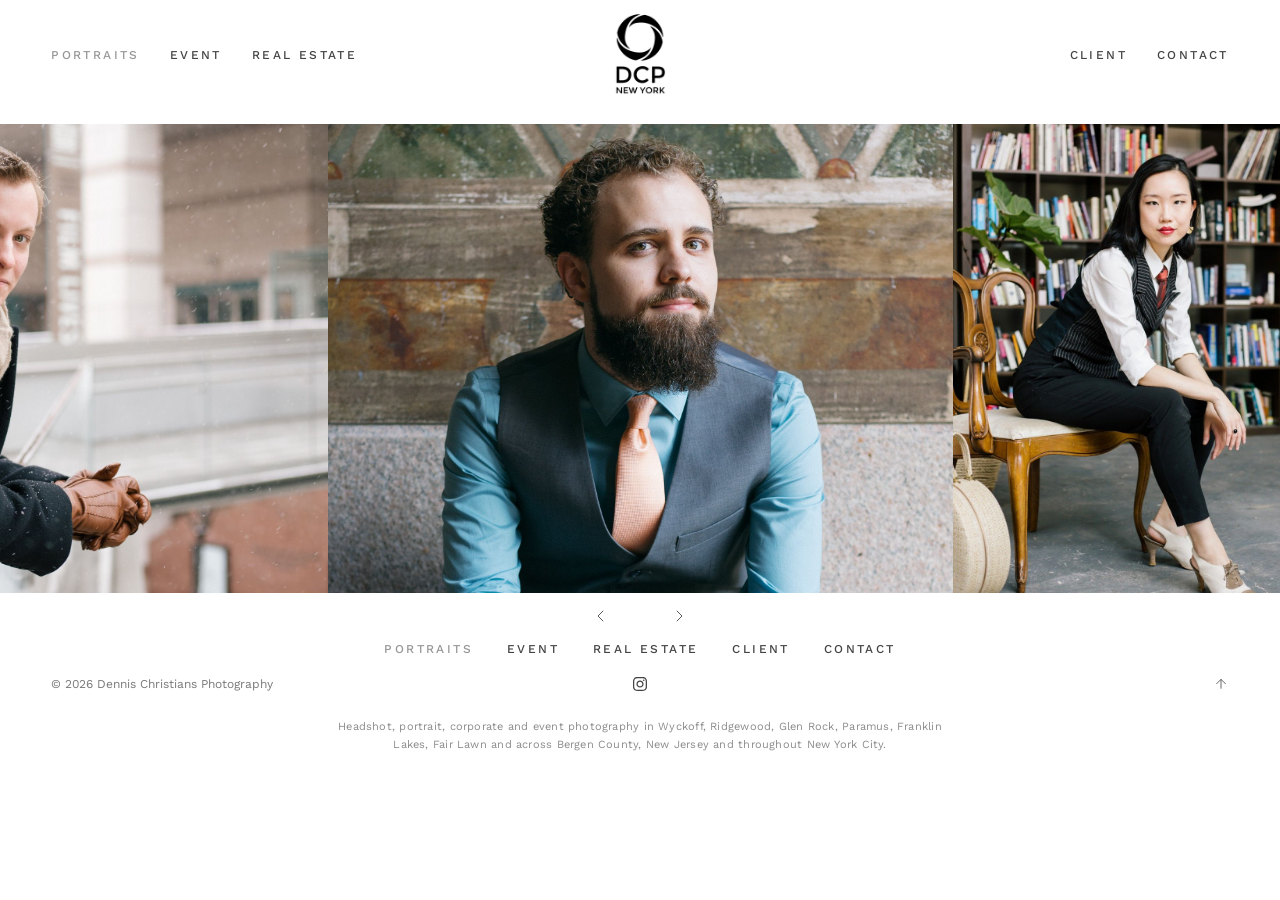
<file: index.html>
<!DOCTYPE html>
<html lang="en">
<head>
  <meta charset="utf-8">
  <meta name="viewport" content="width=device-width, initial-scale=1">

  <title>Headshot &amp; Portrait Photographer | Bergen County NJ &amp; NYC</title>
  <meta name="description" content="Headshot and portrait photographer serving Wyckoff, Ridgewood, Glen Rock, Paramus and Bergen County, NJ, and New York City. Natural expression, clean composition.">
  <link rel="canonical" href="https://www.dcpnewyork.com/">

  <meta property="og:site_name" content="DCP New York">
  <meta property="og:title" content="Headshot &amp; Portrait Photographer | Bergen County NJ &amp; NYC">
  <meta property="og:type" content="website">
  <meta property="og:url" content="https://www.dcpnewyork.com/">
  <meta property="og:description" content="Headshot and portrait photographer serving Wyckoff, Ridgewood, Glen Rock, Paramus and Bergen County, NJ, and New York City. Natural expression, clean composition.">
  <meta property="og:image" content="https://www.dcpnewyork.com/assets/img/portraits/01-AJ-Stillabower-Composer-1.jpg">
  <meta name="twitter:card" content="summary_large_image">

  <script type="application/ld+json">
  {
    "@context": "https://schema.org",
    "@type": "ProfessionalService",
    "name": "DCP New York - Dennis Christians Photography",
    "url": "https://www.dcpnewyork.com/",
    "image": "https://www.dcpnewyork.com/assets/img/about/dennis-2.jpg",
    "description": "Headshot, portrait, corporate and event photographer serving Bergen County and northern New Jersey, and New York City.",
    "priceRange": "$$",
    "sameAs": ["https://www.instagram.com/dcpnewyork"],
    "knowsAbout": [
      "Headshot photography",
      "Professional headshots",
      "Corporate headshots",
      "Actor headshots",
      "LinkedIn headshots",
      "Portrait photography",
      "Environmental portraits",
      "Musician portraits",
      "Lifestyle photography",
      "Personal branding photography",
      "Corporate event photography",
      "Event photography"
    ],
    "areaServed": [
      { "@type": "AdministrativeArea", "name": "Bergen County, New Jersey" },
      { "@type": "City", "name": "Wyckoff, New Jersey" },
      { "@type": "City", "name": "Ridgewood, New Jersey" },
      { "@type": "City", "name": "Glen Rock, New Jersey" },
      { "@type": "City", "name": "Paramus, New Jersey" },
      { "@type": "City", "name": "Franklin Lakes, New Jersey" },
      { "@type": "City", "name": "Fair Lawn, New Jersey" },
      { "@type": "City", "name": "Ramsey, New Jersey" },
      { "@type": "City", "name": "Mahwah, New Jersey" },
      { "@type": "City", "name": "Allendale, New Jersey" },
      { "@type": "City", "name": "Midland Park, New Jersey" },
      { "@type": "City", "name": "Ho-Ho-Kus, New Jersey" },
      { "@type": "City", "name": "Waldwick, New Jersey" },
      { "@type": "City", "name": "Oakland, New Jersey" },
      { "@type": "City", "name": "Saddle River, New Jersey" },
      { "@type": "City", "name": "Hawthorne, New Jersey" },
      { "@type": "City", "name": "Montclair, New Jersey" },
      { "@type": "City", "name": "Hoboken, New Jersey" },
      { "@type": "City", "name": "Jersey City, New Jersey" },
      { "@type": "City", "name": "New York, New York" }
    ]
  }
  </script>

  <link rel="icon" href="assets/img/logo.png">
  <link rel="preconnect" href="https://fonts.googleapis.com">
  <link rel="preconnect" href="https://fonts.gstatic.com" crossorigin>
  <link href="https://fonts.googleapis.com/css2?family=Work+Sans:ital,wght@0,100..900;1,100..900&display=swap" rel="stylesheet">
  <link rel="stylesheet" href="assets/css/style.css?v=10">
</head>
<body>
  <header class="site-header">
    <nav class="header-nav" aria-label="Main">
      <div class="nav-side nav-side--left">
        <button class="nav-toggle js-nav-toggle" type="button" aria-label="Open menu">
          <span></span><span></span><span></span>
        </button>
        <a class="nav-link is-active" href="./">Portraits</a>
        <a class="nav-link" href="events/">Event</a>
        <a class="nav-link" href="real-estate/">Real Estate</a>
      </div>

      <a class="header-logo" href="./">
        <img src="assets/img/logo.png" alt="DCP New York" width="250" height="110">
      </a>

      <div class="nav-side nav-side--right">
        <a class="nav-link" href="client/">Client</a>
        <a class="nav-link" href="contact/">Contact</a>
      </div>
    </nav>
  </header>

  <div class="overlay-menu js-overlay-menu">
    <button class="overlay-close js-overlay-close" type="button" aria-label="Close menu"></button>
    <a class="is-active" href="./">Portraits</a>
    <a class="" href="events/">Event</a>
    <a class="" href="real-estate/">Real Estate</a>
    <a class="" href="client/">Client</a>
    <a class="" href="contact/">Contact</a>
  </div>
  <main role="main">

    <section class="photo-slider">
      <div class="carousel js-carousel">
        <div class="carousel__track">
          <div class="carousel__slide"><img src="assets/img/portraits/01-AJ-Stillabower-Composer-1.jpg" alt="AJ Stillabower Composer 1" width="1800" height="1350" loading="lazy" draggable="false"></div>
          <div class="carousel__slide"><img src="assets/img/portraits/02-Sophie-Xuefei-Zhang-Pianist-2.jpg" alt="Sophie Xuefei Zhang Pianist 2" width="1800" height="1200" loading="lazy" draggable="false"></div>
          <div class="carousel__slide"><img src="assets/img/portraits/03-Natalie-Loughran-Violist-1.jpg" alt="Natalie Loughran Violist 1" width="1800" height="1200" loading="lazy" draggable="false"></div>
          <div class="carousel__slide"><img src="assets/img/portraits/04-Jean-Park-Pianist-2.jpg" alt="Jean Park Pianist 2" width="1200" height="1800" loading="lazy" draggable="false"></div>
          <div class="carousel__slide"><img src="assets/img/portraits/05-Marcus-Miller-Saxophone.jpg" alt="Marcus Miller Saxophone" width="1800" height="1197" loading="lazy" draggable="false"></div>
          <div class="carousel__slide"><img src="assets/img/portraits/06-Julia-Choi-Violinist-1.jpg" alt="Julia Choi Violinist 1" width="1200" height="1800" loading="lazy" draggable="false"></div>
          <div class="carousel__slide"><img src="assets/img/portraits/07-Eli-Asher-Trumpet-1.jpg" alt="Eli Asher Trumpet 1" width="1800" height="1349" loading="lazy" draggable="false"></div>
          <div class="carousel__slide"><img src="assets/img/portraits/08-Natalie-Loughran-Violist-3.jpg" alt="Natalie Loughran Violist 3" width="1200" height="1800" loading="lazy" draggable="false"></div>
          <div class="carousel__slide"><img src="assets/img/portraits/09-filip-pogady-violinist-2.jpg" alt="filip pogady violinist 2" width="1200" height="1800" loading="lazy" draggable="false"></div>
          <div class="carousel__slide"><img src="assets/img/portraits/10-Maria.jpg" alt="Maria" width="2500" height="1875" loading="lazy" draggable="false"></div>
          <div class="carousel__slide"><img src="assets/img/portraits/11-Julia-Choi-Violinist-2.jpg" alt="Julia Choi Violinist 2" width="1200" height="1800" loading="lazy" draggable="false"></div>
          <div class="carousel__slide"><img src="assets/img/portraits/12-Luka-Oida-Pianist-1.jpg" alt="Luka Oida Pianist 1" width="1199" height="1800" loading="lazy" draggable="false"></div>
          <div class="carousel__slide"><img src="assets/img/portraits/13-Esther-Abrami-Violinist-1.jpg" alt="Esther Abrami Violinist 1" width="1800" height="1200" loading="lazy" draggable="false"></div>
          <div class="carousel__slide"><img src="assets/img/portraits/14-Esther-Abrami-Violinist-2.jpg" alt="Esther Abrami Violinist 2" width="1200" height="1800" loading="lazy" draggable="false"></div>
          <div class="carousel__slide"><img src="assets/img/portraits/15-Michelle-Lu-Cellist-2.jpg" alt="Michelle Lu Cellist 2" width="1200" height="1800" loading="lazy" draggable="false"></div>
          <div class="carousel__slide"><img src="assets/img/portraits/16-Will-Healy-Composer-2.jpg" alt="Will Healy Composer 2" width="1800" height="1200" loading="lazy" draggable="false"></div>
          <div class="carousel__slide"><img src="assets/img/portraits/17-Michelle-Lu-Cellist-1.jpg" alt="Michelle Lu Cellist 1" width="1200" height="1800" loading="lazy" draggable="false"></div>
          <div class="carousel__slide"><img src="assets/img/portraits/18-Josh-Brown-Trombone-1.jpg" alt="Josh Brown Trombone 1" width="1800" height="1200" loading="lazy" draggable="false"></div>
          <div class="carousel__slide"><img src="assets/img/portraits/19-Michelle-Lu-Cellist-5.jpg" alt="Michelle Lu Cellist 5" width="1800" height="1200" loading="lazy" draggable="false"></div>
          <div class="carousel__slide"><img src="assets/img/portraits/20-Michael-Seltenreich-Composer-2.jpg" alt="Michael Seltenreich Composer 2" width="1200" height="1800" loading="lazy" draggable="false"></div>
          <div class="carousel__slide"><img src="assets/img/portraits/21-Will-Healy-Composer-2501.jpg" alt="Will Healy Composer 2501" width="1800" height="1200" loading="lazy" draggable="false"></div>
          <div class="carousel__slide"><img src="assets/img/portraits/22-Peter-Steiner-Trombone-2.jpg" alt="Peter Steiner Trombone 2" width="1200" height="800" loading="lazy" draggable="false"></div>
          <div class="carousel__slide"><img src="assets/img/portraits/23-Peter-Steiner-Trombone-4.jpg" alt="Peter Steiner Trombone 4" width="800" height="1200" loading="lazy" draggable="false"></div>
          <div class="carousel__slide"><img src="assets/img/portraits/24-Will-Stackpole-Composer-1.jpg" alt="Will Stackpole Composer 1" width="1800" height="1200" loading="lazy" draggable="false"></div>
        </div>

        <button class="carousel__zone carousel__zone--prev js-prev" type="button" aria-label="Previous photo"></button>
        <button class="carousel__zone carousel__zone--next js-next" type="button" aria-label="Next photo"></button>

        <div class="carousel__nav">
          <button class="js-prev" type="button" aria-label="Previous photo">
            <svg viewBox="0 0 24 24" aria-hidden="true"><path d="M15 19l-7-7 7-7"/></svg>
          </button>
          <button class="js-next" type="button" aria-label="Next photo">
            <svg viewBox="0 0 24 24" aria-hidden="true"><path d="M9 5l7 7-7 7"/></svg>
          </button>
        </div>
      </div>
    </section>
  </main>
  <footer class="site-footer">
    <div class="footer__inner">
      <nav class="footer__menu" aria-label="Footer">
        <a class="is-active" href="./">Portraits</a>
        <a class="" href="events/">Event</a>
        <a class="" href="real-estate/">Real Estate</a>
        <a class="" href="client/">Client</a>
        <a class="" href="contact/">Contact</a>
      </nav>

      <div class="footer__last">
        <div class="footer__copyright">
          <p class="paragraph-3">&copy; 2026 Dennis Christians Photography</p>
        </div>

        <div class="footer__socials">
          <a href="https://www.instagram.com/dcpnewyork" target="_blank" rel="noopener noreferrer" aria-label="Instagram">
            <svg viewBox="0 0 448 512" aria-hidden="true"><path d="M224.1 141c-63.6 0-114.9 51.3-114.9 114.9s51.3 114.9 114.9 114.9S339 319.5 339 255.9 287.7 141 224.1 141zm0 189.6c-41.1 0-74.7-33.5-74.7-74.7s33.5-74.7 74.7-74.7 74.7 33.5 74.7 74.7-33.6 74.7-74.7 74.7zm146.4-194.3c0 14.9-12 26.8-26.8 26.8-14.9 0-26.8-12-26.8-26.8s12-26.8 26.8-26.8 26.8 12 26.8 26.8zm76.1 27.2c-1.7-35.9-9.9-67.7-36.2-93.9-26.2-26.2-58-34.4-93.9-36.2-37-2.1-147.9-2.1-184.9 0-35.8 1.7-67.6 9.9-93.9 36.1s-34.4 58-36.2 93.9c-2.1 37-2.1 147.9 0 184.9 1.7 35.9 9.9 67.7 36.2 93.9s58 34.4 93.9 36.2c37 2.1 147.9 2.1 184.9 0 35.9-1.7 67.7-9.9 93.9-36.2 26.2-26.2 34.4-58 36.2-93.9 2.1-37 2.1-147.8 0-184.8zM398.8 388c-7.8 19.6-22.9 34.7-42.6 42.6-29.5 11.7-99.5 9-132.1 9s-102.7 2.6-132.1-9c-19.6-7.8-34.7-22.9-42.6-42.6-11.7-29.5-9-99.5-9-132.1s-2.6-102.7 9-132.1c7.8-19.6 22.9-34.7 42.6-42.6 29.5-11.7 99.5-9 132.1-9s102.7-2.6 132.1 9c19.6 7.8 34.7 22.9 42.6 42.6 11.7 29.5 9 99.5 9 132.1s2.7 102.7-9 132.1z"/></svg>
          </a>
        </div>

        <a class="go-to-top js-to-top" href="#" aria-label="Back to top">
          <svg viewBox="0 0 24 24" aria-hidden="true"><path d="M12 19V5M5 12l7-7 7 7"/></svg>
        </a>
      </div>

      <p class="footer__areas">
        Headshot, portrait, corporate and event photography in Wyckoff, Ridgewood,
        Glen Rock, Paramus, Franklin Lakes, Fair Lawn and across Bergen County,
        New Jersey and throughout New York City.
      </p>
    </div>
  </footer>
  <script src="assets/js/site.js?v=10"></script>
</body>
</html>
</file>
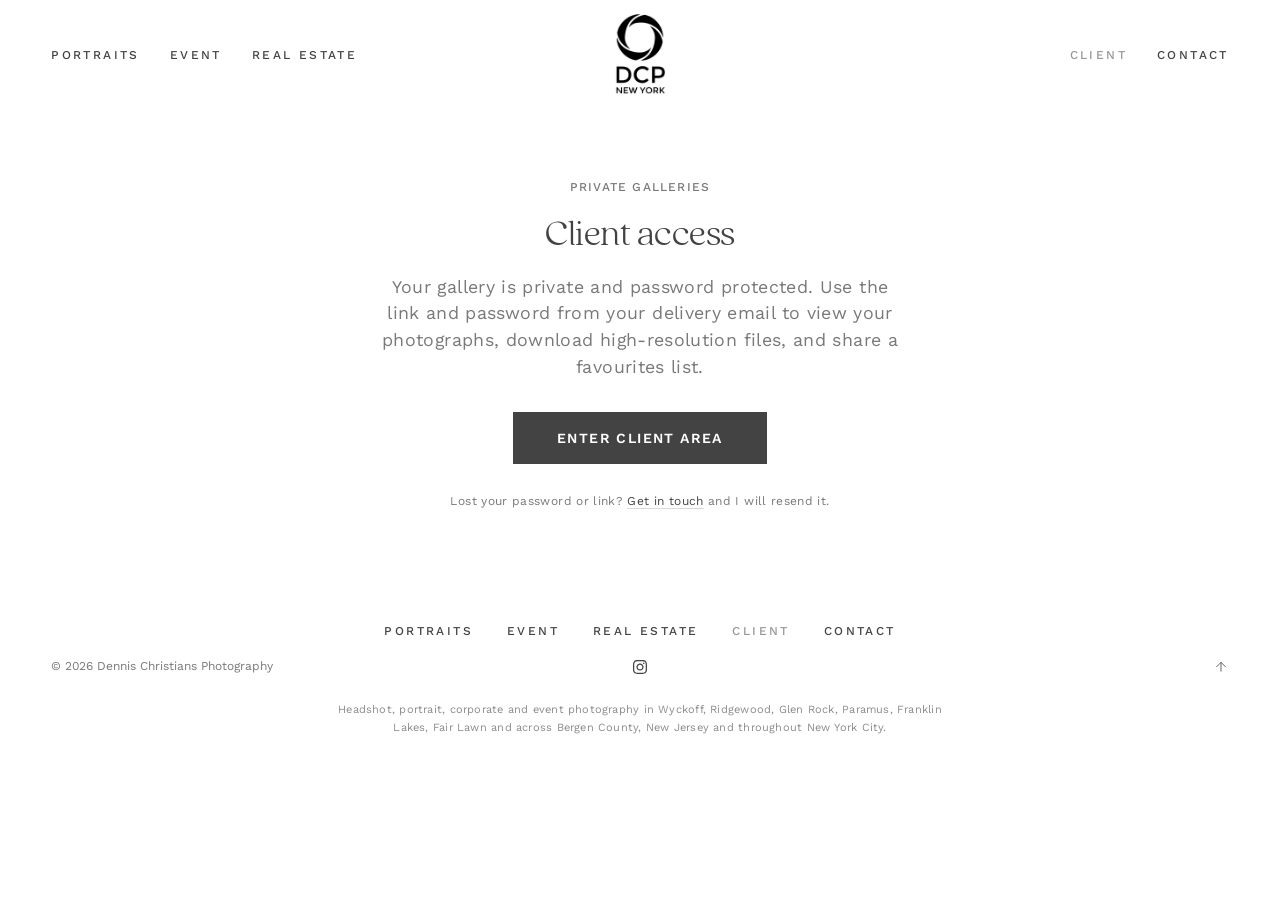
<file: client/index.html>
<!DOCTYPE html>
<html lang="en">
<head>
  <meta charset="utf-8">
  <meta name="viewport" content="width=device-width, initial-scale=1">

  <title>Client Galleries | DCP New York</title>
  <meta name="description" content="Private, password-protected client galleries for DCP New York headshot, portrait and event sessions.">
  <link rel="canonical" href="https://www.dcpnewyork.com/client/">

  <meta property="og:site_name" content="DCP New York">
  <meta property="og:title" content="Client Galleries | DCP New York">
  <meta property="og:type" content="website">
  <meta property="og:url" content="https://www.dcpnewyork.com/client/">
  <meta property="og:description" content="Private, password-protected client galleries for DCP New York headshot, portrait and event sessions.">
  <meta property="og:image" content="https://www.dcpnewyork.com/assets/img/about/dennis-2.jpg">
  <meta name="twitter:card" content="summary_large_image">

  <link rel="icon" href="../assets/img/logo.png">
  <link rel="preconnect" href="https://fonts.googleapis.com">
  <link rel="preconnect" href="https://fonts.gstatic.com" crossorigin>
  <link href="https://fonts.googleapis.com/css2?family=Work+Sans:ital,wght@0,100..900;1,100..900&display=swap" rel="stylesheet">
  <link rel="stylesheet" href="../assets/css/style.css?v=10">
  <script type="application/ld+json">
  {
    "@context": "https://schema.org",
    "@type": "ProfessionalService",
    "name": "DCP New York - Dennis Christians Photography",
    "url": "https://www.dcpnewyork.com/",
    "image": "https://www.dcpnewyork.com/assets/img/about/dennis-2.jpg",
    "description": "Headshot, portrait, corporate and event photographer serving Bergen County and northern New Jersey, and New York City.",
    "priceRange": "$$",
    "sameAs": ["https://www.instagram.com/dcpnewyork"],
    "knowsAbout": [
      "Headshot photography",
      "Professional headshots",
      "Corporate headshots",
      "Actor headshots",
      "LinkedIn headshots",
      "Portrait photography",
      "Environmental portraits",
      "Musician portraits",
      "Lifestyle photography",
      "Personal branding photography",
      "Corporate event photography",
      "Event photography"
    ],
    "areaServed": [
      { "@type": "AdministrativeArea", "name": "Bergen County, New Jersey" },
      { "@type": "City", "name": "Wyckoff, New Jersey" },
      { "@type": "City", "name": "Ridgewood, New Jersey" },
      { "@type": "City", "name": "Glen Rock, New Jersey" },
      { "@type": "City", "name": "Paramus, New Jersey" },
      { "@type": "City", "name": "Franklin Lakes, New Jersey" },
      { "@type": "City", "name": "Fair Lawn, New Jersey" },
      { "@type": "City", "name": "Ramsey, New Jersey" },
      { "@type": "City", "name": "Mahwah, New Jersey" },
      { "@type": "City", "name": "Allendale, New Jersey" },
      { "@type": "City", "name": "Midland Park, New Jersey" },
      { "@type": "City", "name": "Ho-Ho-Kus, New Jersey" },
      { "@type": "City", "name": "Waldwick, New Jersey" },
      { "@type": "City", "name": "Oakland, New Jersey" },
      { "@type": "City", "name": "Saddle River, New Jersey" },
      { "@type": "City", "name": "Hawthorne, New Jersey" },
      { "@type": "City", "name": "Montclair, New Jersey" },
      { "@type": "City", "name": "Hoboken, New Jersey" },
      { "@type": "City", "name": "Jersey City, New Jersey" },
      { "@type": "City", "name": "New York, New York" }
    ]
  }
  </script>

</head>
<body>
  <header class="site-header">
    <nav class="header-nav" aria-label="Main">
      <div class="nav-side nav-side--left">
        <button class="nav-toggle js-nav-toggle" type="button" aria-label="Open menu">
          <span></span><span></span><span></span>
        </button>
        <a class="nav-link" href="../">Portraits</a>
        <a class="nav-link" href="../events/">Event</a>
        <a class="nav-link" href="../real-estate/">Real Estate</a>
      </div>

      <a class="header-logo" href="../">
        <img src="../assets/img/logo.png" alt="DCP New York" width="250" height="110">
      </a>

      <div class="nav-side nav-side--right">
        <a class="nav-link is-active" href="../client/">Client</a>
        <a class="nav-link" href="../contact/">Contact</a>
      </div>
    </nav>
  </header>

  <div class="overlay-menu js-overlay-menu">
    <button class="overlay-close js-overlay-close" type="button" aria-label="Close menu"></button>
    <a class="" href="../">Portraits</a>
    <a class="" href="../events/">Event</a>
    <a class="" href="../real-estate/">Real Estate</a>
    <a class="is-active" href="../client/">Client</a>
    <a class="" href="../contact/">Contact</a>
  </div>

  <main role="main">
    <section class="gate">
      <h6 class="gate__eyebrow">Private galleries</h6>

      <h1 class="gate__title">Client access</h1>

      <div class="gate__text">
        <p>Your gallery is private and password protected. Use the link and password from your delivery email to view your photographs, download high-resolution files, and share a favourites list.</p>
      </div>

      <!--
        Password gate.

        This runs in the browser, so treat it as a deterrent, not security:
        anyone who reads the page source can see the destination and could go
        there directly. The real protection is Pixieset's own per-gallery
        password, which this sits in front of.

        The password itself is NOT stored here - only its SHA-256 hash - so it
        cannot simply be read off the page. Change it by running:
            bash tools/set-client-password.sh
        which prompts for a new password and rewrites the hash below.
      -->
      <div class="gate__action">
        <button class="btn js-gate-unlock" type="button">Enter client area</button>

        <form class="gate__lock js-gate-form" hidden
              data-hash="057ba03d6c44104863dc7361fe4578965d1887360f90a0895882e58a6248fc86"
              data-url="https://dcpnewyork.pixieset.com/">
          <label class="gate__lock-label" for="gate-pw">Enter the password from your delivery email</label>
          <div class="gate__lock-row">
            <input type="password" id="gate-pw" name="password"
                   autocomplete="current-password" autocapitalize="off"
                   spellcheck="false" required>
            <button class="btn" type="submit">Continue</button>
          </div>
          <p class="gate__error js-gate-error" role="alert" hidden></p>
        </form>
      </div>

      <p class="gate__note">
        Lost your password or link? <a href="../contact/">Get in touch</a> and I will resend it.
      </p>
    </section>
  </main>

  <footer class="site-footer">
    <div class="footer__inner">
      <nav class="footer__menu" aria-label="Footer">
        <a class="" href="../">Portraits</a>
        <a class="" href="../events/">Event</a>
        <a class="" href="../real-estate/">Real Estate</a>
        <a class="is-active" href="../client/">Client</a>
        <a class="" href="../contact/">Contact</a>
      </nav>

      <div class="footer__last">
        <div class="footer__copyright">
          <p class="paragraph-3">&copy; 2026 Dennis Christians Photography</p>
        </div>

        <div class="footer__socials">
          <a href="https://www.instagram.com/dcpnewyork" target="_blank" rel="noopener noreferrer" aria-label="Instagram">
            <svg viewBox="0 0 448 512" aria-hidden="true"><path d="M224.1 141c-63.6 0-114.9 51.3-114.9 114.9s51.3 114.9 114.9 114.9S339 319.5 339 255.9 287.7 141 224.1 141zm0 189.6c-41.1 0-74.7-33.5-74.7-74.7s33.5-74.7 74.7-74.7 74.7 33.5 74.7 74.7-33.6 74.7-74.7 74.7zm146.4-194.3c0 14.9-12 26.8-26.8 26.8-14.9 0-26.8-12-26.8-26.8s12-26.8 26.8-26.8 26.8 12 26.8 26.8zm76.1 27.2c-1.7-35.9-9.9-67.7-36.2-93.9-26.2-26.2-58-34.4-93.9-36.2-37-2.1-147.9-2.1-184.9 0-35.8 1.7-67.6 9.9-93.9 36.1s-34.4 58-36.2 93.9c-2.1 37-2.1 147.9 0 184.9 1.7 35.9 9.9 67.7 36.2 93.9s58 34.4 93.9 36.2c37 2.1 147.9 2.1 184.9 0 35.9-1.7 67.7-9.9 93.9-36.2 26.2-26.2 34.4-58 36.2-93.9 2.1-37 2.1-147.8 0-184.8zM398.8 388c-7.8 19.6-22.9 34.7-42.6 42.6-29.5 11.7-99.5 9-132.1 9s-102.7 2.6-132.1-9c-19.6-7.8-34.7-22.9-42.6-42.6-11.7-29.5-9-99.5-9-132.1s-2.6-102.7 9-132.1c7.8-19.6 22.9-34.7 42.6-42.6 29.5-11.7 99.5-9 132.1-9s102.7-2.6 132.1 9c19.6 7.8 34.7 22.9 42.6 42.6 11.7 29.5 9 99.5 9 132.1s2.7 102.7-9 132.1z"/></svg>
          </a>
        </div>

        <a class="go-to-top js-to-top" href="#" aria-label="Back to top">
          <svg viewBox="0 0 24 24" aria-hidden="true"><path d="M12 19V5M5 12l7-7 7 7"/></svg>
        </a>
      </div>

      <p class="footer__areas">
        Headshot, portrait, corporate and event photography in Wyckoff, Ridgewood,
        Glen Rock, Paramus, Franklin Lakes, Fair Lawn and across Bergen County,
        New Jersey and throughout New York City.
      </p>
    </div>
  </footer>

  <script src="../assets/js/site.js?v=10"></script>
</body>
</html>
</file>
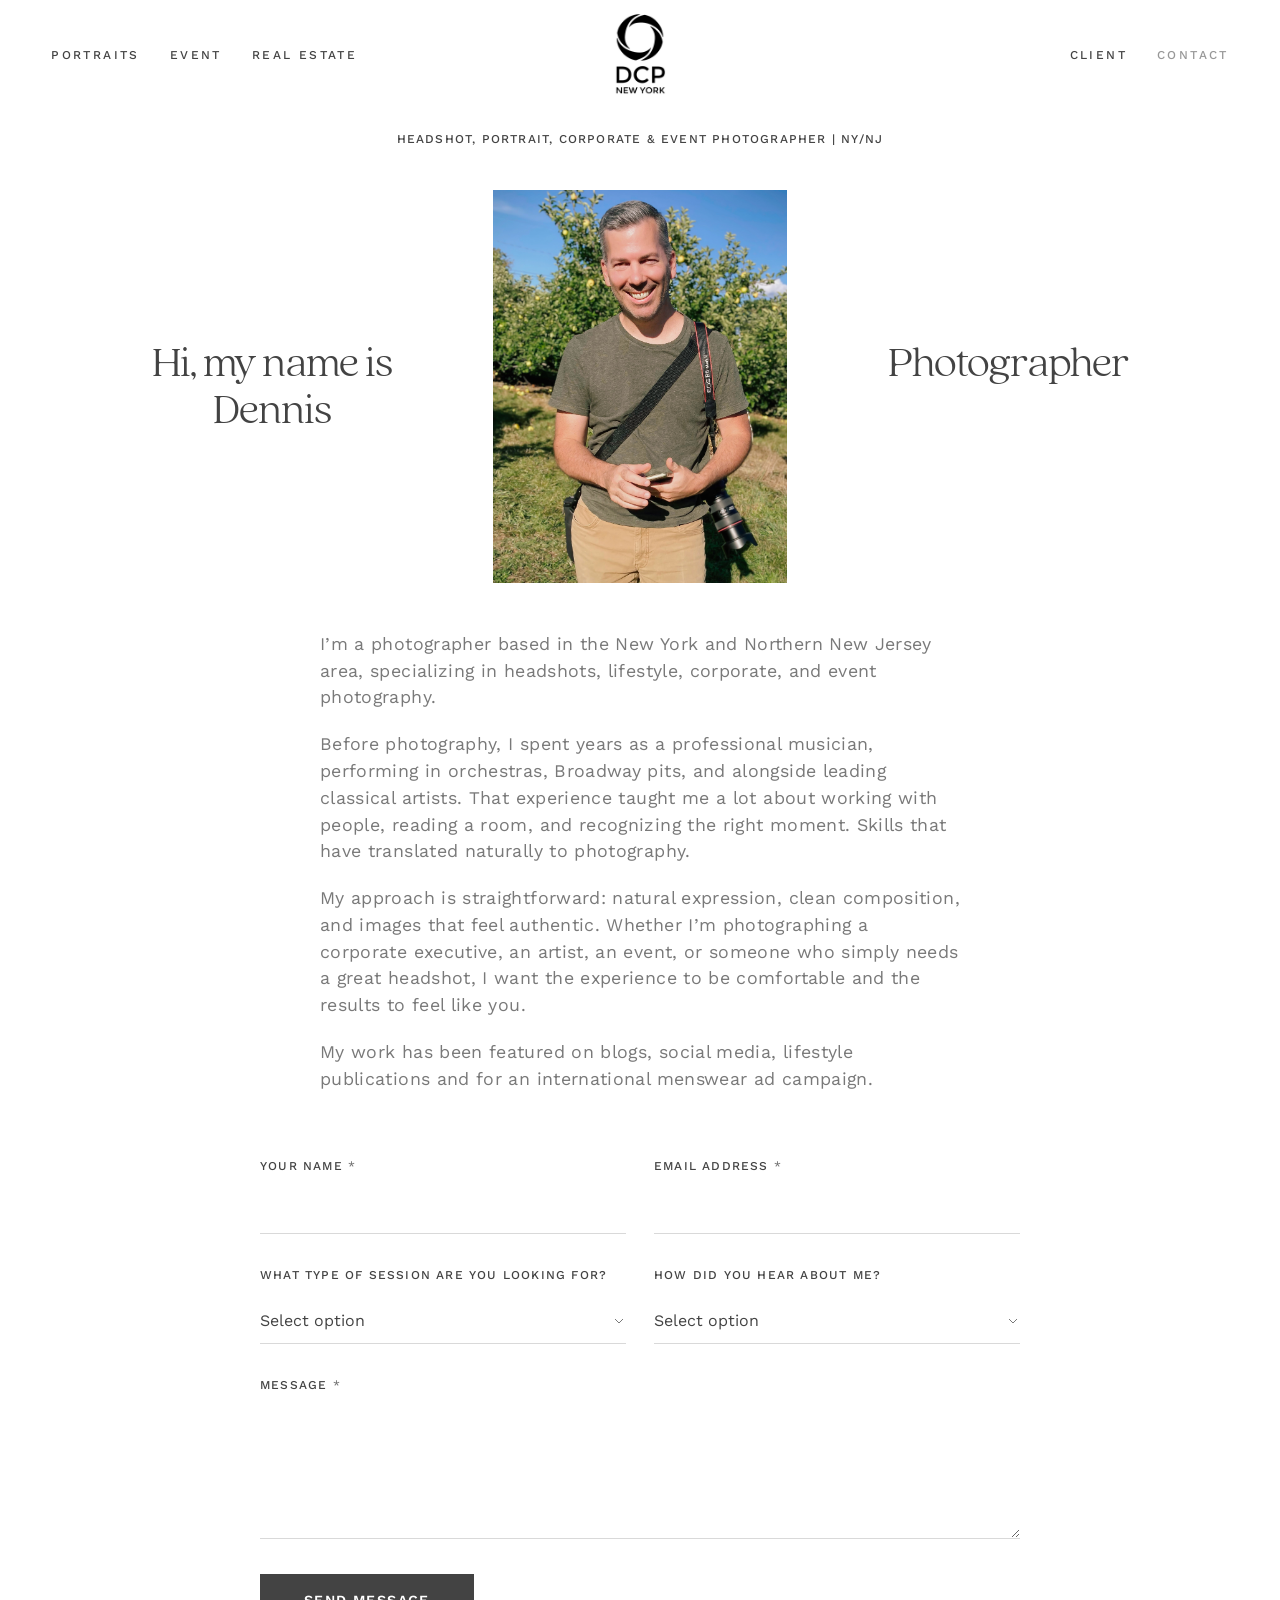
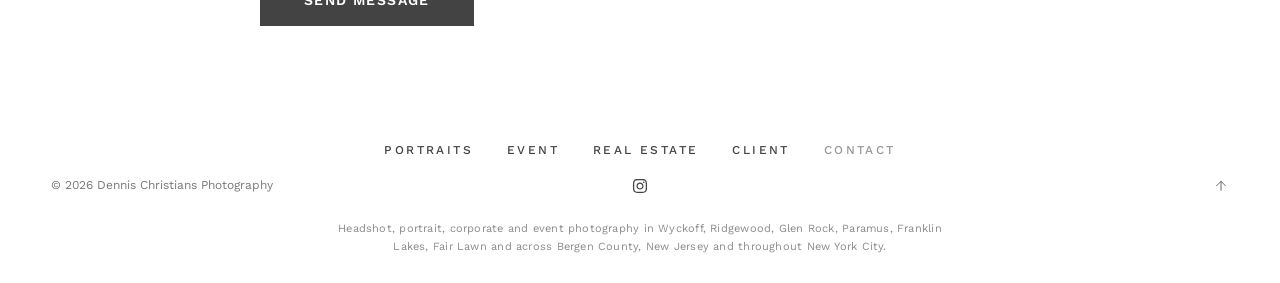
<file: contact/index.html>
<!DOCTYPE html>
<html lang="en">
<head>
  <meta charset="utf-8">
  <meta name="viewport" content="width=device-width, initial-scale=1">

  <title>Contact | Headshot &amp; Portrait Photographer, Northern NJ</title>
  <meta name="description" content="Book a headshot, portrait, corporate or event session in Wyckoff, Ridgewood, Glen Rock, Paramus, Bergen County NJ or New York City. Get in touch.">
  <link rel="canonical" href="https://www.dcpnewyork.com/contact/">

  <meta property="og:site_name" content="DCP New York">
  <meta property="og:title" content="Contact | Headshot &amp; Portrait Photographer, Northern NJ">
  <meta property="og:type" content="website">
  <meta property="og:url" content="https://www.dcpnewyork.com/contact/">
  <meta property="og:description" content="Book a headshot, portrait, corporate or event session in Wyckoff, Ridgewood, Glen Rock, Paramus, Bergen County NJ or New York City. Get in touch.">
  <meta property="og:image" content="https://www.dcpnewyork.com/assets/img/about/dennis-2.jpg">
  <meta name="twitter:card" content="summary_large_image">

  <link rel="icon" href="../assets/img/logo.png">
  <link rel="preconnect" href="https://fonts.googleapis.com">
  <link rel="preconnect" href="https://fonts.gstatic.com" crossorigin>
  <link href="https://fonts.googleapis.com/css2?family=Work+Sans:ital,wght@0,100..900;1,100..900&display=swap" rel="stylesheet">
  <link rel="stylesheet" href="../assets/css/style.css?v=10">
  <script type="application/ld+json">
  {
    "@context": "https://schema.org",
    "@type": "ProfessionalService",
    "name": "DCP New York - Dennis Christians Photography",
    "url": "https://www.dcpnewyork.com/",
    "image": "https://www.dcpnewyork.com/assets/img/about/dennis-2.jpg",
    "description": "Headshot, portrait, corporate and event photographer serving Bergen County and northern New Jersey, and New York City.",
    "priceRange": "$$",
    "sameAs": ["https://www.instagram.com/dcpnewyork"],
    "knowsAbout": [
      "Headshot photography",
      "Professional headshots",
      "Corporate headshots",
      "Actor headshots",
      "LinkedIn headshots",
      "Portrait photography",
      "Environmental portraits",
      "Musician portraits",
      "Lifestyle photography",
      "Personal branding photography",
      "Corporate event photography",
      "Event photography"
    ],
    "areaServed": [
      { "@type": "AdministrativeArea", "name": "Bergen County, New Jersey" },
      { "@type": "City", "name": "Wyckoff, New Jersey" },
      { "@type": "City", "name": "Ridgewood, New Jersey" },
      { "@type": "City", "name": "Glen Rock, New Jersey" },
      { "@type": "City", "name": "Paramus, New Jersey" },
      { "@type": "City", "name": "Franklin Lakes, New Jersey" },
      { "@type": "City", "name": "Fair Lawn, New Jersey" },
      { "@type": "City", "name": "Ramsey, New Jersey" },
      { "@type": "City", "name": "Mahwah, New Jersey" },
      { "@type": "City", "name": "Allendale, New Jersey" },
      { "@type": "City", "name": "Midland Park, New Jersey" },
      { "@type": "City", "name": "Ho-Ho-Kus, New Jersey" },
      { "@type": "City", "name": "Waldwick, New Jersey" },
      { "@type": "City", "name": "Oakland, New Jersey" },
      { "@type": "City", "name": "Saddle River, New Jersey" },
      { "@type": "City", "name": "Hawthorne, New Jersey" },
      { "@type": "City", "name": "Montclair, New Jersey" },
      { "@type": "City", "name": "Hoboken, New Jersey" },
      { "@type": "City", "name": "Jersey City, New Jersey" },
      { "@type": "City", "name": "New York, New York" }
    ]
  }
  </script>

</head>
<body>
  <header class="site-header">
    <nav class="header-nav" aria-label="Main">
      <div class="nav-side nav-side--left">
        <button class="nav-toggle js-nav-toggle" type="button" aria-label="Open menu">
          <span></span><span></span><span></span>
        </button>
        <a class="nav-link" href="../">Portraits</a>
        <a class="nav-link" href="../events/">Event</a>
        <a class="nav-link" href="../real-estate/">Real Estate</a>
      </div>

      <a class="header-logo" href="../">
        <img src="../assets/img/logo.png" alt="DCP New York" width="250" height="110">
      </a>

      <div class="nav-side nav-side--right">
        <a class="nav-link" href="../client/">Client</a>
        <a class="nav-link is-active" href="../contact/">Contact</a>
      </div>
    </nav>
  </header>

  <div class="overlay-menu js-overlay-menu">
    <button class="overlay-close js-overlay-close" type="button" aria-label="Close menu"></button>
    <a class="" href="../">Portraits</a>
    <a class="" href="../events/">Event</a>
    <a class="" href="../real-estate/">Real Estate</a>
    <a class="" href="../client/">Client</a>
    <a class="is-active" href="../contact/">Contact</a>
  </div>

  <main role="main">
    <!-- ============ Bio ============ -->
    <section class="bio">
      <div class="bio__eyebrow">
        <h6>Headshot, Portrait, Corporate &amp; Event Photographer | NY/NJ</h6>
      </div>

      <div class="bio__row">
        <div class="bio__col">
          <h2>Hi, my name is</h2>
          <h2>Dennis</h2>
        </div>

        <div class="bio__photo">
          <img src="../assets/img/about/dennis-2.jpg" alt="Dennis Christians on location with his camera" width="1886" height="2514">
        </div>

        <div class="bio__col">
          <h2>Photographer</h2>
          <h2><br></h2>
        </div>
      </div>

      <div class="bio__text">
        <p>I&rsquo;m a photographer based in the New York and Northern New Jersey area, specializing in headshots, lifestyle, corporate, and event photography.</p>
        <p>Before photography, I spent years as a professional musician, performing in orchestras, Broadway pits, and alongside leading classical artists. That experience taught me a lot about working with people, reading a room, and recognizing the right moment. Skills that have translated naturally to photography.</p>
        <p>My approach is straightforward: natural expression, clean composition, and images that feel authentic. Whether I&rsquo;m photographing a corporate executive, an artist, an event, or someone who simply needs a great headshot, I want the experience to be comfortable and the results to feel like you.</p>
        <p>My work has been featured on blogs, social media, lifestyle publications and for an international menswear ad campaign.</p>
      </div>
    </section>

    <!-- ============ Contact form ============ -->
    <section class="contact-form-block">
      <!--
        This form has no server behind it: it opens the visitor's mail client.

        The address is split across two attributes on purpose. Address-harvesting
        bots regex the page source for the usual name-at-domain-dot-tld shape,
        which a split address does not match. It is reassembled in JS on submit.
        Keep it split; writing it out in one piece undoes the protection.

        To use a real form service instead (Formspree, Web3Forms, Netlify Forms),
        set action="..." method="post" on the <form> and delete both attributes.
      -->
      <form class="contact-form js-contact-form"
            data-mailto-user="dcnyc"
            data-mailto-domain="outlook.com" novalidate>
        <div class="form-row">
          <div class="form-field">
            <label for="cf-name">Your name <span class="req">*</span></label>
            <input type="text" id="cf-name" name="name" required>
          </div>

          <div class="form-field">
            <label for="cf-email">Email address <span class="req">*</span></label>
            <input type="email" id="cf-email" name="email" required>
          </div>
        </div>

        <div class="form-row">
          <div class="form-field">
            <label for="cf-session">What type of session are you looking for?</label>
            <select id="cf-session" name="session">
              <option value="">Select option</option>
              <option>Headshot</option>
              <option>Portrait</option>
              <option>Lifestyle</option>
              <option>Event</option>
            </select>
          </div>

          <div class="form-field">
            <label for="cf-source">How did you hear about me?</label>
            <select id="cf-source" name="source">
              <option value="">Select option</option>
              <option>Facebook Ads</option>
              <option>Google search</option>
              <option>From a friend</option>
              <option>Other</option>
            </select>
          </div>
        </div>

        <div class="form-field">
          <label for="cf-message">Message <span class="req">*</span></label>
          <textarea id="cf-message" name="message" required></textarea>
        </div>

        <div class="form-actions">
          <button class="btn" type="submit">Send Message</button>
        </div>
      </form>
    </section>
  </main>

  <footer class="site-footer">
    <div class="footer__inner">
      <nav class="footer__menu" aria-label="Footer">
        <a class="" href="../">Portraits</a>
        <a class="" href="../events/">Event</a>
        <a class="" href="../real-estate/">Real Estate</a>
        <a class="" href="../client/">Client</a>
        <a class="is-active" href="../contact/">Contact</a>
      </nav>

      <div class="footer__last">
        <div class="footer__copyright">
          <p class="paragraph-3">&copy; 2026 Dennis Christians Photography</p>
        </div>

        <div class="footer__socials">
          <a href="https://www.instagram.com/dcpnewyork" target="_blank" rel="noopener noreferrer" aria-label="Instagram">
            <svg viewBox="0 0 448 512" aria-hidden="true"><path d="M224.1 141c-63.6 0-114.9 51.3-114.9 114.9s51.3 114.9 114.9 114.9S339 319.5 339 255.9 287.7 141 224.1 141zm0 189.6c-41.1 0-74.7-33.5-74.7-74.7s33.5-74.7 74.7-74.7 74.7 33.5 74.7 74.7-33.6 74.7-74.7 74.7zm146.4-194.3c0 14.9-12 26.8-26.8 26.8-14.9 0-26.8-12-26.8-26.8s12-26.8 26.8-26.8 26.8 12 26.8 26.8zm76.1 27.2c-1.7-35.9-9.9-67.7-36.2-93.9-26.2-26.2-58-34.4-93.9-36.2-37-2.1-147.9-2.1-184.9 0-35.8 1.7-67.6 9.9-93.9 36.1s-34.4 58-36.2 93.9c-2.1 37-2.1 147.9 0 184.9 1.7 35.9 9.9 67.7 36.2 93.9s58 34.4 93.9 36.2c37 2.1 147.9 2.1 184.9 0 35.9-1.7 67.7-9.9 93.9-36.2 26.2-26.2 34.4-58 36.2-93.9 2.1-37 2.1-147.8 0-184.8zM398.8 388c-7.8 19.6-22.9 34.7-42.6 42.6-29.5 11.7-99.5 9-132.1 9s-102.7 2.6-132.1-9c-19.6-7.8-34.7-22.9-42.6-42.6-11.7-29.5-9-99.5-9-132.1s-2.6-102.7 9-132.1c7.8-19.6 22.9-34.7 42.6-42.6 29.5-11.7 99.5-9 132.1-9s102.7-2.6 132.1 9c19.6 7.8 34.7 22.9 42.6 42.6 11.7 29.5 9 99.5 9 132.1s2.7 102.7-9 132.1z"/></svg>
          </a>
        </div>

        <a class="go-to-top js-to-top" href="#" aria-label="Back to top">
          <svg viewBox="0 0 24 24" aria-hidden="true"><path d="M12 19V5M5 12l7-7 7 7"/></svg>
        </a>
      </div>

      <p class="footer__areas">
        Headshot, portrait, corporate and event photography in Wyckoff, Ridgewood,
        Glen Rock, Paramus, Franklin Lakes, Fair Lawn and across Bergen County,
        New Jersey and throughout New York City.
      </p>
    </div>
  </footer>

  <script src="../assets/js/site.js?v=10"></script>
</body>
</html>
</file>
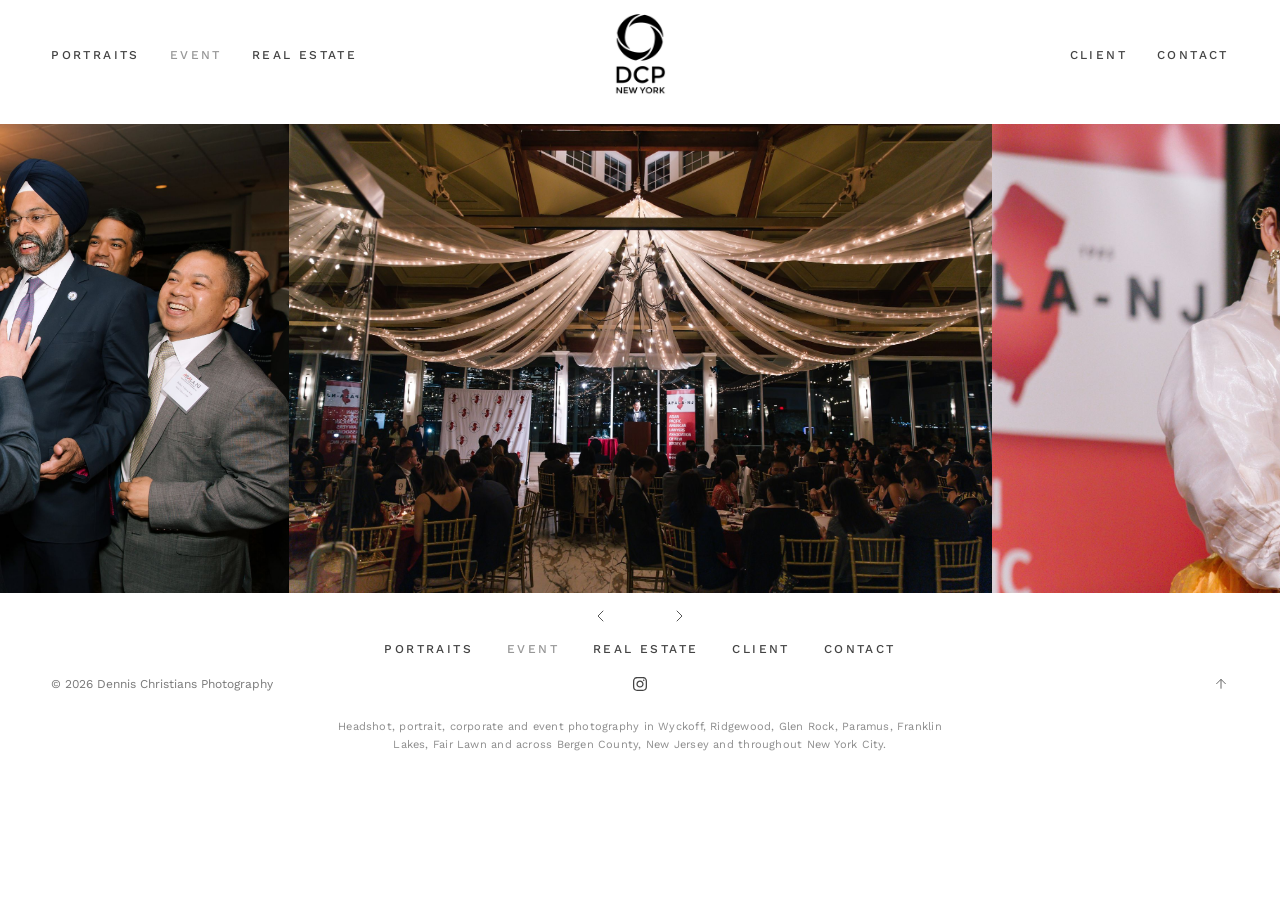
<file: events/index.html>
<!DOCTYPE html>
<html lang="en">
<head>
  <meta charset="utf-8">
  <meta name="viewport" content="width=device-width, initial-scale=1">

  <title>Event Photographer | Northern NJ &amp; New York City</title>
  <meta name="description" content="Corporate and private event photography across Bergen County, northern New Jersey and New York City. Unobtrusive coverage, natural candid moments.">
  <link rel="canonical" href="https://www.dcpnewyork.com/events/">

  <meta property="og:site_name" content="DCP New York">
  <meta property="og:title" content="Event Photographer | Northern NJ &amp; New York City">
  <meta property="og:type" content="website">
  <meta property="og:url" content="https://www.dcpnewyork.com/events/">
  <meta property="og:description" content="Corporate and private event photography across Bergen County, northern New Jersey and New York City. Unobtrusive coverage, natural candid moments.">
  <meta property="og:image" content="https://www.dcpnewyork.com/assets/img/events/01-IMG_1590.jpg">
  <meta name="twitter:card" content="summary_large_image">

  <script type="application/ld+json">
  {
    "@context": "https://schema.org",
    "@type": "ProfessionalService",
    "name": "DCP New York - Dennis Christians Photography",
    "url": "https://www.dcpnewyork.com/",
    "image": "https://www.dcpnewyork.com/assets/img/about/dennis-2.jpg",
    "description": "Headshot, portrait, corporate and event photographer serving Bergen County and northern New Jersey, and New York City.",
    "priceRange": "$$",
    "sameAs": ["https://www.instagram.com/dcpnewyork"],
    "knowsAbout": [
      "Headshot photography",
      "Professional headshots",
      "Corporate headshots",
      "Actor headshots",
      "LinkedIn headshots",
      "Portrait photography",
      "Environmental portraits",
      "Musician portraits",
      "Lifestyle photography",
      "Personal branding photography",
      "Corporate event photography",
      "Event photography"
    ],
    "areaServed": [
      { "@type": "AdministrativeArea", "name": "Bergen County, New Jersey" },
      { "@type": "City", "name": "Wyckoff, New Jersey" },
      { "@type": "City", "name": "Ridgewood, New Jersey" },
      { "@type": "City", "name": "Glen Rock, New Jersey" },
      { "@type": "City", "name": "Paramus, New Jersey" },
      { "@type": "City", "name": "Franklin Lakes, New Jersey" },
      { "@type": "City", "name": "Fair Lawn, New Jersey" },
      { "@type": "City", "name": "Ramsey, New Jersey" },
      { "@type": "City", "name": "Mahwah, New Jersey" },
      { "@type": "City", "name": "Allendale, New Jersey" },
      { "@type": "City", "name": "Midland Park, New Jersey" },
      { "@type": "City", "name": "Ho-Ho-Kus, New Jersey" },
      { "@type": "City", "name": "Waldwick, New Jersey" },
      { "@type": "City", "name": "Oakland, New Jersey" },
      { "@type": "City", "name": "Saddle River, New Jersey" },
      { "@type": "City", "name": "Hawthorne, New Jersey" },
      { "@type": "City", "name": "Montclair, New Jersey" },
      { "@type": "City", "name": "Hoboken, New Jersey" },
      { "@type": "City", "name": "Jersey City, New Jersey" },
      { "@type": "City", "name": "New York, New York" }
    ]
  }
  </script>

  <link rel="icon" href="../assets/img/logo.png">
  <link rel="preconnect" href="https://fonts.googleapis.com">
  <link rel="preconnect" href="https://fonts.gstatic.com" crossorigin>
  <link href="https://fonts.googleapis.com/css2?family=Work+Sans:ital,wght@0,100..900;1,100..900&display=swap" rel="stylesheet">
  <link rel="stylesheet" href="../assets/css/style.css?v=10">
</head>
<body>
  <header class="site-header">
    <nav class="header-nav" aria-label="Main">
      <div class="nav-side nav-side--left">
        <button class="nav-toggle js-nav-toggle" type="button" aria-label="Open menu">
          <span></span><span></span><span></span>
        </button>
        <a class="nav-link" href="../">Portraits</a>
        <a class="nav-link is-active" href="../events/">Event</a>
        <a class="nav-link" href="../real-estate/">Real Estate</a>
      </div>

      <a class="header-logo" href="../">
        <img src="../assets/img/logo.png" alt="DCP New York" width="250" height="110">
      </a>

      <div class="nav-side nav-side--right">
        <a class="nav-link" href="../client/">Client</a>
        <a class="nav-link" href="../contact/">Contact</a>
      </div>
    </nav>
  </header>

  <div class="overlay-menu js-overlay-menu">
    <button class="overlay-close js-overlay-close" type="button" aria-label="Close menu"></button>
    <a class="" href="../">Portraits</a>
    <a class="is-active" href="../events/">Event</a>
    <a class="" href="../real-estate/">Real Estate</a>
    <a class="" href="../client/">Client</a>
    <a class="" href="../contact/">Contact</a>
  </div>
  <main role="main">

    <section class="photo-slider">
      <div class="carousel js-carousel">
        <div class="carousel__track">
          <div class="carousel__slide"><img src="../assets/img/events/01-IMG_1590.jpg" alt="IMG 1590" width="2000" height="1333" loading="lazy" draggable="false"></div>
          <div class="carousel__slide"><img src="../assets/img/events/02-IMG_7394.jpg" alt="IMG 7394" width="2000" height="1333" loading="lazy" draggable="false"></div>
          <div class="carousel__slide"><img src="../assets/img/events/03-IMG_2504.jpg" alt="IMG 2504" width="2000" height="1333" loading="lazy" draggable="false"></div>
          <div class="carousel__slide"><img src="../assets/img/events/04-IMG_2549.jpg" alt="IMG 2549" width="2000" height="1333" loading="lazy" draggable="false"></div>
          <div class="carousel__slide"><img src="../assets/img/events/05-IMG_8268.jpg" alt="IMG 8268" width="2000" height="1333" loading="lazy" draggable="false"></div>
          <div class="carousel__slide"><img src="../assets/img/events/06-IMG_2347.jpg" alt="IMG 2347" width="2000" height="1333" loading="lazy" draggable="false"></div>
          <div class="carousel__slide"><img src="../assets/img/events/07-IMG_1570.jpg" alt="IMG 1570" width="2000" height="1333" loading="lazy" draggable="false"></div>
          <div class="carousel__slide"><img src="../assets/img/events/08-IMG_8309.jpg" alt="IMG 8309" width="2000" height="1333" loading="lazy" draggable="false"></div>
          <div class="carousel__slide"><img src="../assets/img/events/09-IMG_7297.jpg" alt="IMG 7297" width="1333" height="2000" loading="lazy" draggable="false"></div>
          <div class="carousel__slide"><img src="../assets/img/events/10-IMG_7359.jpg" alt="IMG 7359" width="1333" height="2000" loading="lazy" draggable="false"></div>
          <div class="carousel__slide"><img src="../assets/img/events/11-IMG_7289.jpg" alt="IMG 7289" width="2000" height="1333" loading="lazy" draggable="false"></div>
          <div class="carousel__slide"><img src="../assets/img/events/12-IMG_7410.jpg" alt="IMG 7410" width="2000" height="1333" loading="lazy" draggable="false"></div>
          <div class="carousel__slide"><img src="../assets/img/events/13-IMG_7295.jpg" alt="IMG 7295" width="2000" height="1333" loading="lazy" draggable="false"></div>
          <div class="carousel__slide"><img src="../assets/img/events/14-IMG_7448.jpg" alt="IMG 7448" width="2000" height="1333" loading="lazy" draggable="false"></div>
          <div class="carousel__slide"><img src="../assets/img/events/15-IMG_2402.jpg" alt="IMG 2402" width="2000" height="1333" loading="lazy" draggable="false"></div>
          <div class="carousel__slide"><img src="../assets/img/events/16-IMG_1581.jpg" alt="IMG 1581" width="2000" height="1333" loading="lazy" draggable="false"></div>
          <div class="carousel__slide"><img src="../assets/img/events/17-IMG_1573.jpg" alt="IMG 1573" width="1333" height="2000" loading="lazy" draggable="false"></div>
          <div class="carousel__slide"><img src="../assets/img/events/18-IMG_1855.jpg" alt="IMG 1855" width="2000" height="1333" loading="lazy" draggable="false"></div>
          <div class="carousel__slide"><img src="../assets/img/events/19-IMG_2717.jpg" alt="IMG 2717" width="1600" height="2000" loading="lazy" draggable="false"></div>
          <div class="carousel__slide"><img src="../assets/img/events/20-IMG_2476.jpg" alt="IMG 2476" width="2000" height="1333" loading="lazy" draggable="false"></div>
          <div class="carousel__slide"><img src="../assets/img/events/21-IMG_2492.jpg" alt="IMG 2492" width="2000" height="1333" loading="lazy" draggable="false"></div>
          <div class="carousel__slide"><img src="../assets/img/events/22-IMG_2518.jpg" alt="IMG 2518" width="2000" height="1333" loading="lazy" draggable="false"></div>
          <div class="carousel__slide"><img src="../assets/img/events/23-IMG_2508.jpg" alt="IMG 2508" width="2000" height="1333" loading="lazy" draggable="false"></div>
          <div class="carousel__slide"><img src="../assets/img/events/24-IMG_5906.jpg" alt="IMG 5906" width="2000" height="1333" loading="lazy" draggable="false"></div>
          <div class="carousel__slide"><img src="../assets/img/events/25-IMG_7136.jpg" alt="IMG 7136" width="2000" height="1333" loading="lazy" draggable="false"></div>
          <div class="carousel__slide"><img src="../assets/img/events/26-IMG_7269.jpg" alt="IMG 7269" width="1333" height="2000" loading="lazy" draggable="false"></div>
          <div class="carousel__slide"><img src="../assets/img/events/27-IMG_7247.jpg" alt="IMG 7247" width="2000" height="1333" loading="lazy" draggable="false"></div>
          <div class="carousel__slide"><img src="../assets/img/events/28-IMG_7277.jpg" alt="IMG 7277" width="2000" height="1333" loading="lazy" draggable="false"></div>
          <div class="carousel__slide"><img src="../assets/img/events/29-IMG_5747.jpg" alt="IMG 5747" width="2000" height="1333" loading="lazy" draggable="false"></div>
          <div class="carousel__slide"><img src="../assets/img/events/30-x1-5688.jpg" alt="x1 5688" width="2500" height="1667" loading="lazy" draggable="false"></div>
        </div>

        <button class="carousel__zone carousel__zone--prev js-prev" type="button" aria-label="Previous photo"></button>
        <button class="carousel__zone carousel__zone--next js-next" type="button" aria-label="Next photo"></button>

        <div class="carousel__nav">
          <button class="js-prev" type="button" aria-label="Previous photo">
            <svg viewBox="0 0 24 24" aria-hidden="true"><path d="M15 19l-7-7 7-7"/></svg>
          </button>
          <button class="js-next" type="button" aria-label="Next photo">
            <svg viewBox="0 0 24 24" aria-hidden="true"><path d="M9 5l7 7-7 7"/></svg>
          </button>
        </div>
      </div>
    </section>
  </main>
  <footer class="site-footer">
    <div class="footer__inner">
      <nav class="footer__menu" aria-label="Footer">
        <a class="" href="../">Portraits</a>
        <a class="is-active" href="../events/">Event</a>
        <a class="" href="../real-estate/">Real Estate</a>
        <a class="" href="../client/">Client</a>
        <a class="" href="../contact/">Contact</a>
      </nav>

      <div class="footer__last">
        <div class="footer__copyright">
          <p class="paragraph-3">&copy; 2026 Dennis Christians Photography</p>
        </div>

        <div class="footer__socials">
          <a href="https://www.instagram.com/dcpnewyork" target="_blank" rel="noopener noreferrer" aria-label="Instagram">
            <svg viewBox="0 0 448 512" aria-hidden="true"><path d="M224.1 141c-63.6 0-114.9 51.3-114.9 114.9s51.3 114.9 114.9 114.9S339 319.5 339 255.9 287.7 141 224.1 141zm0 189.6c-41.1 0-74.7-33.5-74.7-74.7s33.5-74.7 74.7-74.7 74.7 33.5 74.7 74.7-33.6 74.7-74.7 74.7zm146.4-194.3c0 14.9-12 26.8-26.8 26.8-14.9 0-26.8-12-26.8-26.8s12-26.8 26.8-26.8 26.8 12 26.8 26.8zm76.1 27.2c-1.7-35.9-9.9-67.7-36.2-93.9-26.2-26.2-58-34.4-93.9-36.2-37-2.1-147.9-2.1-184.9 0-35.8 1.7-67.6 9.9-93.9 36.1s-34.4 58-36.2 93.9c-2.1 37-2.1 147.9 0 184.9 1.7 35.9 9.9 67.7 36.2 93.9s58 34.4 93.9 36.2c37 2.1 147.9 2.1 184.9 0 35.9-1.7 67.7-9.9 93.9-36.2 26.2-26.2 34.4-58 36.2-93.9 2.1-37 2.1-147.8 0-184.8zM398.8 388c-7.8 19.6-22.9 34.7-42.6 42.6-29.5 11.7-99.5 9-132.1 9s-102.7 2.6-132.1-9c-19.6-7.8-34.7-22.9-42.6-42.6-11.7-29.5-9-99.5-9-132.1s-2.6-102.7 9-132.1c7.8-19.6 22.9-34.7 42.6-42.6 29.5-11.7 99.5-9 132.1-9s102.7-2.6 132.1 9c19.6 7.8 34.7 22.9 42.6 42.6 11.7 29.5 9 99.5 9 132.1s2.7 102.7-9 132.1z"/></svg>
          </a>
        </div>

        <a class="go-to-top js-to-top" href="#" aria-label="Back to top">
          <svg viewBox="0 0 24 24" aria-hidden="true"><path d="M12 19V5M5 12l7-7 7 7"/></svg>
        </a>
      </div>

      <p class="footer__areas">
        Headshot, portrait, corporate and event photography in Wyckoff, Ridgewood,
        Glen Rock, Paramus, Franklin Lakes, Fair Lawn and across Bergen County,
        New Jersey and throughout New York City.
      </p>
    </div>
  </footer>
  <script src="../assets/js/site.js?v=10"></script>
</body>
</html>
</file>
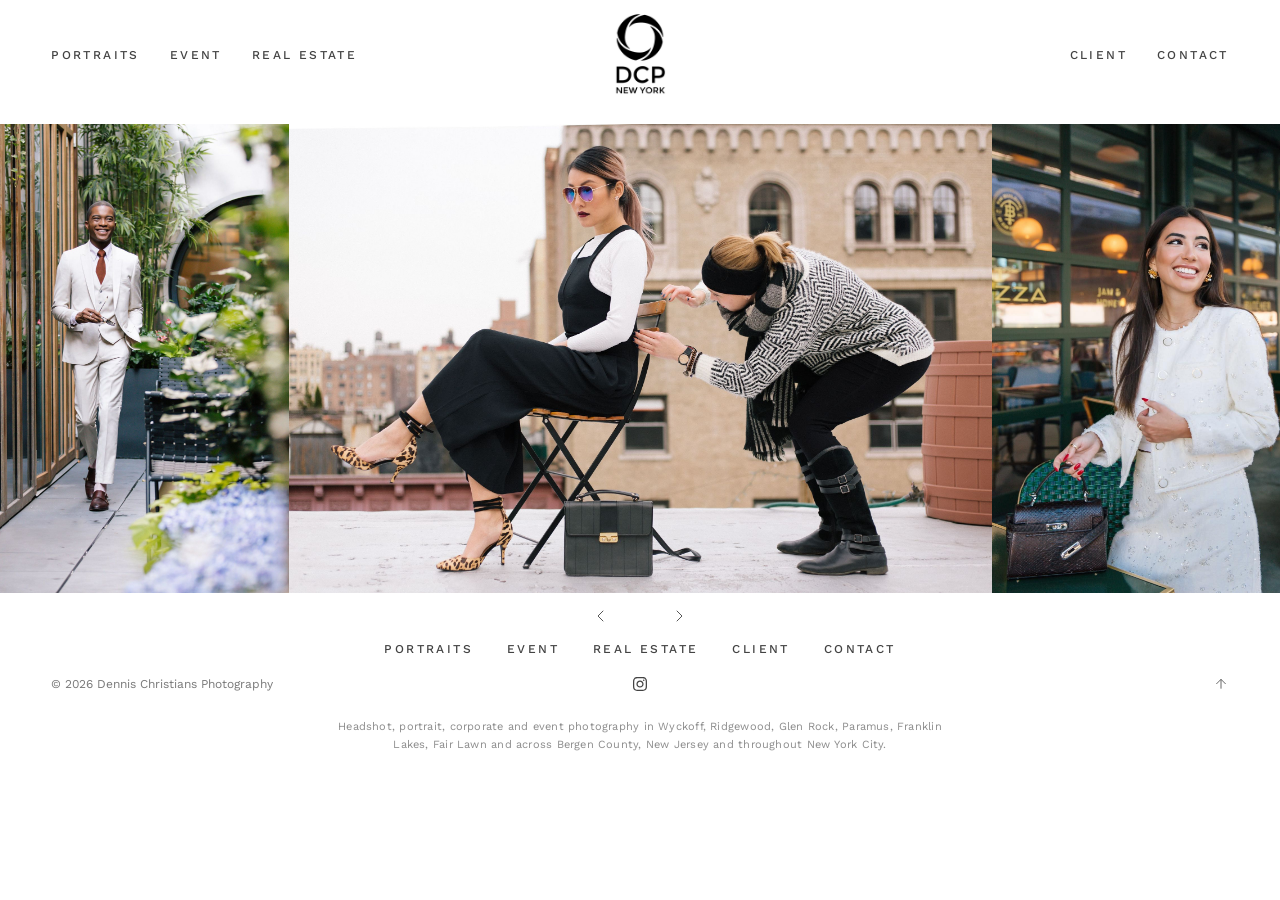
<file: newyork/index.html>
<!DOCTYPE html>
<html lang="en">
<head>
  <meta charset="utf-8">
  <meta name="viewport" content="width=device-width, initial-scale=1">

  <title>New York Portrait Photography | DCP New York</title>
  <meta name="description" content="Portrait and lifestyle photography on location in New York City, by a headshot and portrait photographer based in northern New Jersey.">
  <link rel="canonical" href="https://www.dcpnewyork.com/newyork/">

  <meta property="og:site_name" content="DCP New York">
  <meta property="og:title" content="New York Portrait Photography | DCP New York">
  <meta property="og:type" content="website">
  <meta property="og:url" content="https://www.dcpnewyork.com/newyork/">
  <meta property="og:description" content="Portrait and lifestyle photography on location in New York City, by a headshot and portrait photographer based in northern New Jersey.">
  <meta property="og:image" content="https://www.dcpnewyork.com/assets/img/newyork/01-dcpnyc-001.jpg">
  <meta name="twitter:card" content="summary_large_image">

  <script type="application/ld+json">
  {
    "@context": "https://schema.org",
    "@type": "ProfessionalService",
    "name": "DCP New York - Dennis Christians Photography",
    "url": "https://www.dcpnewyork.com/",
    "image": "https://www.dcpnewyork.com/assets/img/about/dennis-2.jpg",
    "description": "Headshot, portrait, corporate and event photographer serving Bergen County and northern New Jersey, and New York City.",
    "priceRange": "$$",
    "sameAs": ["https://www.instagram.com/dcpnewyork"],
    "knowsAbout": [
      "Headshot photography",
      "Professional headshots",
      "Corporate headshots",
      "Actor headshots",
      "LinkedIn headshots",
      "Portrait photography",
      "Environmental portraits",
      "Musician portraits",
      "Lifestyle photography",
      "Personal branding photography",
      "Corporate event photography",
      "Event photography"
    ],
    "areaServed": [
      { "@type": "AdministrativeArea", "name": "Bergen County, New Jersey" },
      { "@type": "City", "name": "Wyckoff, New Jersey" },
      { "@type": "City", "name": "Ridgewood, New Jersey" },
      { "@type": "City", "name": "Glen Rock, New Jersey" },
      { "@type": "City", "name": "Paramus, New Jersey" },
      { "@type": "City", "name": "Franklin Lakes, New Jersey" },
      { "@type": "City", "name": "Fair Lawn, New Jersey" },
      { "@type": "City", "name": "Ramsey, New Jersey" },
      { "@type": "City", "name": "Mahwah, New Jersey" },
      { "@type": "City", "name": "Allendale, New Jersey" },
      { "@type": "City", "name": "Midland Park, New Jersey" },
      { "@type": "City", "name": "Ho-Ho-Kus, New Jersey" },
      { "@type": "City", "name": "Waldwick, New Jersey" },
      { "@type": "City", "name": "Oakland, New Jersey" },
      { "@type": "City", "name": "Saddle River, New Jersey" },
      { "@type": "City", "name": "Hawthorne, New Jersey" },
      { "@type": "City", "name": "Montclair, New Jersey" },
      { "@type": "City", "name": "Hoboken, New Jersey" },
      { "@type": "City", "name": "Jersey City, New Jersey" },
      { "@type": "City", "name": "New York, New York" }
    ]
  }
  </script>

  <link rel="icon" href="../assets/img/logo.png">
  <link rel="preconnect" href="https://fonts.googleapis.com">
  <link rel="preconnect" href="https://fonts.gstatic.com" crossorigin>
  <link href="https://fonts.googleapis.com/css2?family=Work+Sans:ital,wght@0,100..900;1,100..900&display=swap" rel="stylesheet">
  <link rel="stylesheet" href="../assets/css/style.css?v=10">
</head>
<body>
  <header class="site-header">
    <nav class="header-nav" aria-label="Main">
      <div class="nav-side nav-side--left">
        <button class="nav-toggle js-nav-toggle" type="button" aria-label="Open menu">
          <span></span><span></span><span></span>
        </button>
        <a class="nav-link" href="../">Portraits</a>
        <a class="nav-link" href="../events/">Event</a>
        <a class="nav-link" href="../real-estate/">Real Estate</a>
      </div>

      <a class="header-logo" href="../">
        <img src="../assets/img/logo.png" alt="DCP New York" width="250" height="110">
      </a>

      <div class="nav-side nav-side--right">
        <a class="nav-link" href="../client/">Client</a>
        <a class="nav-link" href="../contact/">Contact</a>
      </div>
    </nav>
  </header>

  <div class="overlay-menu js-overlay-menu">
    <button class="overlay-close js-overlay-close" type="button" aria-label="Close menu"></button>
    <a class="" href="../">Portraits</a>
    <a class="" href="../events/">Event</a>
    <a class="" href="../real-estate/">Real Estate</a>
    <a class="" href="../client/">Client</a>
    <a class="" href="../contact/">Contact</a>
  </div>
  <main role="main">

    <section class="photo-slider">
      <div class="carousel js-carousel">
        <div class="carousel__track">
          <div class="carousel__slide"><img src="../assets/img/newyork/01-dcpnyc-001.jpg" alt="dcpnyc 001" width="2500" height="1667" loading="lazy" draggable="false"></div>
          <div class="carousel__slide"><img src="../assets/img/newyork/02-uliaali_358127396_18394084840015037_676268649688407127_n.jpg" alt="uliaali 358127396 18394084840015037 676268649688407127 n" width="1440" height="1800" loading="lazy" draggable="false"></div>
          <div class="carousel__slide"><img src="../assets/img/newyork/03-dcpnewyork_33.jpg" alt="dcpnewyork 33" width="1440" height="1800" loading="lazy" draggable="false"></div>
          <div class="carousel__slide"><img src="../assets/img/newyork/04-dcpnyc-088.jpg" alt="dcpnyc 088" width="1200" height="1800" loading="lazy" draggable="false"></div>
          <div class="carousel__slide"><img src="../assets/img/newyork/05-dcpnyc-015.jpg" alt="dcpnyc 015" width="1200" height="800" loading="lazy" draggable="false"></div>
          <div class="carousel__slide"><img src="../assets/img/newyork/06-dcpnyc-002.jpg" alt="dcpnyc 002" width="2500" height="1667" loading="lazy" draggable="false"></div>
          <div class="carousel__slide"><img src="../assets/img/newyork/07-IMG_1578.jpg" alt="IMG 1578" width="1067" height="1600" loading="lazy" draggable="false"></div>
          <div class="carousel__slide"><img src="../assets/img/newyork/08-dcpnyc-067.jpg" alt="dcpnyc 067" width="1200" height="1800" loading="lazy" draggable="false"></div>
          <div class="carousel__slide"><img src="../assets/img/newyork/09-dcpnyc-083.jpg" alt="dcpnyc 083" width="1200" height="1800" loading="lazy" draggable="false"></div>
          <div class="carousel__slide"><img src="../assets/img/newyork/10-dcpnyc-081.jpg" alt="dcpnyc 081" width="1200" height="1800" loading="lazy" draggable="false"></div>
          <div class="carousel__slide"><img src="../assets/img/newyork/11-dcpnyc-070.jpg" alt="dcpnyc 070" width="1200" height="1800" loading="lazy" draggable="false"></div>
          <div class="carousel__slide"><img src="../assets/img/newyork/12-dcpnyc-028.jpg" alt="dcpnyc 028" width="2400" height="3000" loading="lazy" draggable="false"></div>
          <div class="carousel__slide"><img src="../assets/img/newyork/13-dcpnyc-098.jpg" alt="dcpnyc 098" width="1800" height="1200" loading="lazy" draggable="false"></div>
          <div class="carousel__slide"><img src="../assets/img/newyork/14-uliaali_434780250_18429201565015037_4520320039773249929_n.jpg" alt="uliaali 434780250 18429201565015037 4520320039773249929 n" width="1080" height="1350" loading="lazy" draggable="false"></div>
          <div class="carousel__slide"><img src="../assets/img/newyork/15-uliaali_345868967_1178511799506870_6581395855655884865_n.jpg" alt="uliaali 345868967 1178511799506870 6581395855655884865 n" width="1080" height="1343" loading="lazy" draggable="false"></div>
          <div class="carousel__slide"><img src="../assets/img/newyork/16-dcpnyc-032.jpg" alt="dcpnyc 032" width="2000" height="3000" loading="lazy" draggable="false"></div>
          <div class="carousel__slide"><img src="../assets/img/newyork/17-dcpnyc-110.jpg" alt="dcpnyc 110" width="1080" height="1350" loading="lazy" draggable="false"></div>
          <div class="carousel__slide"><img src="../assets/img/newyork/18-dcpnyc-041.jpg" alt="dcpnyc 041" width="2500" height="1667" loading="lazy" draggable="false"></div>
          <div class="carousel__slide"><img src="../assets/img/newyork/19-dcpnyc-079.jpg" alt="dcpnyc 079" width="1200" height="1800" loading="lazy" draggable="false"></div>
          <div class="carousel__slide"><img src="../assets/img/newyork/20-dcpnyc-051.jpg" alt="dcpnyc 051" width="1200" height="1800" loading="lazy" draggable="false"></div>
          <div class="carousel__slide"><img src="../assets/img/newyork/21-dcpnyc-008.jpg" alt="dcpnyc 008" width="2400" height="3000" loading="lazy" draggable="false"></div>
          <div class="carousel__slide"><img src="../assets/img/newyork/22-dcpnyc-106.jpg" alt="dcpnyc 106" width="1200" height="1800" loading="lazy" draggable="false"></div>
          <div class="carousel__slide"><img src="../assets/img/newyork/23-dcpnyc-016.jpg" alt="dcpnyc 016" width="2000" height="3000" loading="lazy" draggable="false"></div>
          <div class="carousel__slide"><img src="../assets/img/newyork/24-IMG_1601.jpg" alt="IMG 1601" width="1067" height="1600" loading="lazy" draggable="false"></div>
          <div class="carousel__slide"><img src="../assets/img/newyork/25-dcpnyc-036.jpg" alt="dcpnyc 036" width="1500" height="1875" loading="lazy" draggable="false"></div>
        </div>

        <button class="carousel__zone carousel__zone--prev js-prev" type="button" aria-label="Previous photo"></button>
        <button class="carousel__zone carousel__zone--next js-next" type="button" aria-label="Next photo"></button>

        <div class="carousel__nav">
          <button class="js-prev" type="button" aria-label="Previous photo">
            <svg viewBox="0 0 24 24" aria-hidden="true"><path d="M15 19l-7-7 7-7"/></svg>
          </button>
          <button class="js-next" type="button" aria-label="Next photo">
            <svg viewBox="0 0 24 24" aria-hidden="true"><path d="M9 5l7 7-7 7"/></svg>
          </button>
        </div>
      </div>
    </section>
  </main>
  <footer class="site-footer">
    <div class="footer__inner">
      <nav class="footer__menu" aria-label="Footer">
        <a class="" href="../">Portraits</a>
        <a class="" href="../events/">Event</a>
        <a class="" href="../real-estate/">Real Estate</a>
        <a class="" href="../client/">Client</a>
        <a class="" href="../contact/">Contact</a>
      </nav>

      <div class="footer__last">
        <div class="footer__copyright">
          <p class="paragraph-3">&copy; 2026 Dennis Christians Photography</p>
        </div>

        <div class="footer__socials">
          <a href="https://www.instagram.com/dcpnewyork" target="_blank" rel="noopener noreferrer" aria-label="Instagram">
            <svg viewBox="0 0 448 512" aria-hidden="true"><path d="M224.1 141c-63.6 0-114.9 51.3-114.9 114.9s51.3 114.9 114.9 114.9S339 319.5 339 255.9 287.7 141 224.1 141zm0 189.6c-41.1 0-74.7-33.5-74.7-74.7s33.5-74.7 74.7-74.7 74.7 33.5 74.7 74.7-33.6 74.7-74.7 74.7zm146.4-194.3c0 14.9-12 26.8-26.8 26.8-14.9 0-26.8-12-26.8-26.8s12-26.8 26.8-26.8 26.8 12 26.8 26.8zm76.1 27.2c-1.7-35.9-9.9-67.7-36.2-93.9-26.2-26.2-58-34.4-93.9-36.2-37-2.1-147.9-2.1-184.9 0-35.8 1.7-67.6 9.9-93.9 36.1s-34.4 58-36.2 93.9c-2.1 37-2.1 147.9 0 184.9 1.7 35.9 9.9 67.7 36.2 93.9s58 34.4 93.9 36.2c37 2.1 147.9 2.1 184.9 0 35.9-1.7 67.7-9.9 93.9-36.2 26.2-26.2 34.4-58 36.2-93.9 2.1-37 2.1-147.8 0-184.8zM398.8 388c-7.8 19.6-22.9 34.7-42.6 42.6-29.5 11.7-99.5 9-132.1 9s-102.7 2.6-132.1-9c-19.6-7.8-34.7-22.9-42.6-42.6-11.7-29.5-9-99.5-9-132.1s-2.6-102.7 9-132.1c7.8-19.6 22.9-34.7 42.6-42.6 29.5-11.7 99.5-9 132.1-9s102.7-2.6 132.1 9c19.6 7.8 34.7 22.9 42.6 42.6 11.7 29.5 9 99.5 9 132.1s2.7 102.7-9 132.1z"/></svg>
          </a>
        </div>

        <a class="go-to-top js-to-top" href="#" aria-label="Back to top">
          <svg viewBox="0 0 24 24" aria-hidden="true"><path d="M12 19V5M5 12l7-7 7 7"/></svg>
        </a>
      </div>

      <p class="footer__areas">
        Headshot, portrait, corporate and event photography in Wyckoff, Ridgewood,
        Glen Rock, Paramus, Franklin Lakes, Fair Lawn and across Bergen County,
        New Jersey and throughout New York City.
      </p>
    </div>
  </footer>
  <script src="../assets/js/site.js?v=10"></script>
</body>
</html>
</file>
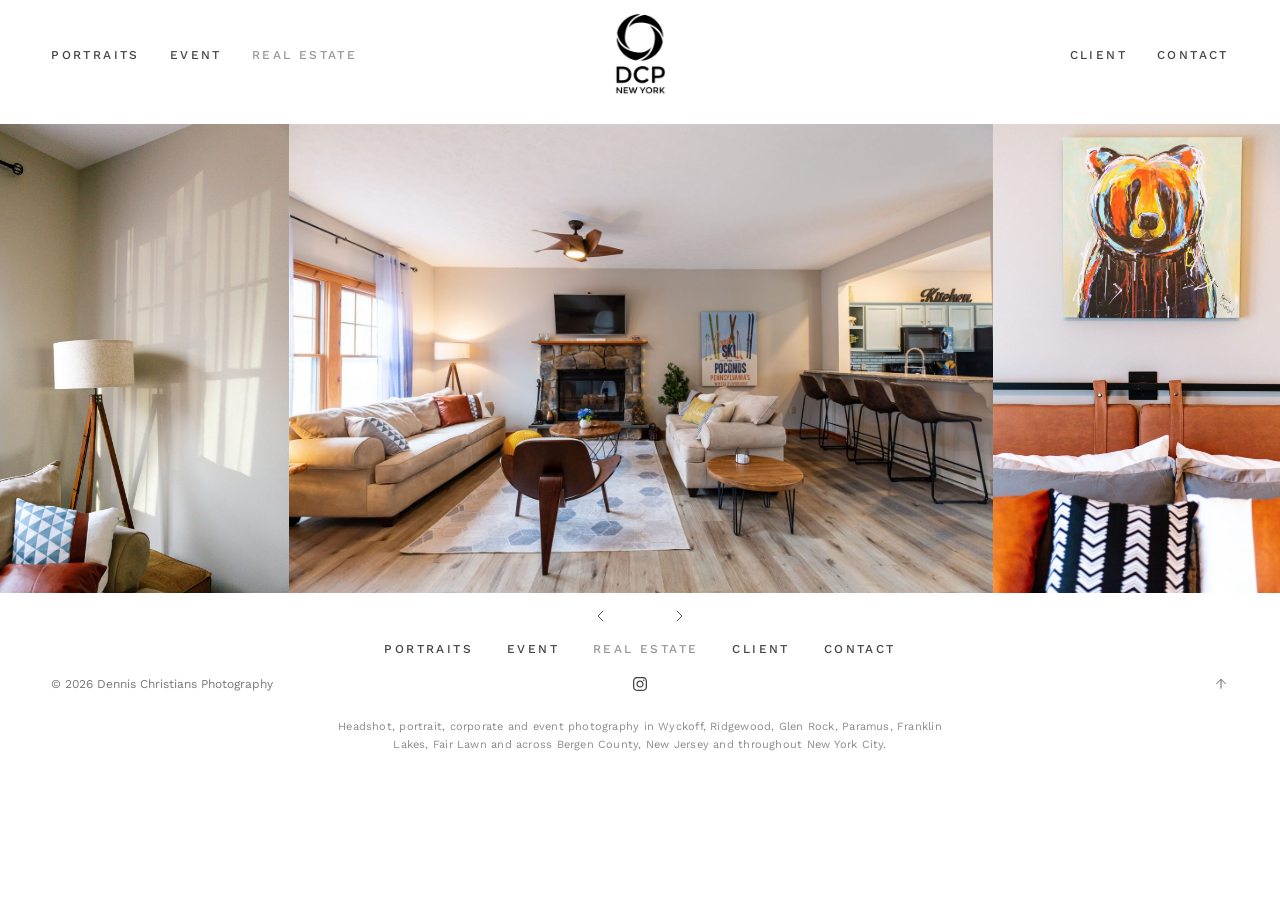
<file: real-estate/index.html>
<!DOCTYPE html>
<html lang="en">
<head>
  <meta charset="utf-8">
  <meta name="viewport" content="width=device-width, initial-scale=1">

  <title>Real Estate | DCP New York</title>
  <meta name="description" content="Real Estate photography by DCP New York.">
  <link rel="canonical" href="https://www.dcpnewyork.com/real-estate/">

  <meta property="og:site_name" content="DCP New York">
  <meta property="og:title" content="Real Estate | DCP New York">
  <meta property="og:type" content="website">
  <meta property="og:url" content="https://www.dcpnewyork.com/real-estate/">
  <meta property="og:description" content="Real Estate photography by DCP New York.">
  <meta name="twitter:card" content="summary_large_image">

  <link rel="icon" href="../assets/img/logo.png">
  <link rel="preconnect" href="https://fonts.googleapis.com">
  <link rel="preconnect" href="https://fonts.gstatic.com" crossorigin>
  <link href="https://fonts.googleapis.com/css2?family=Work+Sans:ital,wght@0,100..900;1,100..900&display=swap" rel="stylesheet">
  <link rel="stylesheet" href="../assets/css/style.css?v=10">
  <script type="application/ld+json">
  {
    "@context": "https://schema.org",
    "@type": "ProfessionalService",
    "name": "DCP New York - Dennis Christians Photography",
    "url": "https://www.dcpnewyork.com/",
    "image": "https://www.dcpnewyork.com/assets/img/about/dennis-2.jpg",
    "description": "Headshot, portrait, corporate and event photographer serving Bergen County and northern New Jersey, and New York City.",
    "priceRange": "$$",
    "sameAs": ["https://www.instagram.com/dcpnewyork"],
    "knowsAbout": [
      "Headshot photography",
      "Professional headshots",
      "Corporate headshots",
      "Actor headshots",
      "LinkedIn headshots",
      "Portrait photography",
      "Environmental portraits",
      "Musician portraits",
      "Lifestyle photography",
      "Personal branding photography",
      "Corporate event photography",
      "Event photography"
    ],
    "areaServed": [
      { "@type": "AdministrativeArea", "name": "Bergen County, New Jersey" },
      { "@type": "City", "name": "Wyckoff, New Jersey" },
      { "@type": "City", "name": "Ridgewood, New Jersey" },
      { "@type": "City", "name": "Glen Rock, New Jersey" },
      { "@type": "City", "name": "Paramus, New Jersey" },
      { "@type": "City", "name": "Franklin Lakes, New Jersey" },
      { "@type": "City", "name": "Fair Lawn, New Jersey" },
      { "@type": "City", "name": "Ramsey, New Jersey" },
      { "@type": "City", "name": "Mahwah, New Jersey" },
      { "@type": "City", "name": "Allendale, New Jersey" },
      { "@type": "City", "name": "Midland Park, New Jersey" },
      { "@type": "City", "name": "Ho-Ho-Kus, New Jersey" },
      { "@type": "City", "name": "Waldwick, New Jersey" },
      { "@type": "City", "name": "Oakland, New Jersey" },
      { "@type": "City", "name": "Saddle River, New Jersey" },
      { "@type": "City", "name": "Hawthorne, New Jersey" },
      { "@type": "City", "name": "Montclair, New Jersey" },
      { "@type": "City", "name": "Hoboken, New Jersey" },
      { "@type": "City", "name": "Jersey City, New Jersey" },
      { "@type": "City", "name": "New York, New York" }
    ]
  }
  </script>
</head>
<body>
  <!--
    ============================================================
    NOT PUBLISHED YET.

    "real-estate" is absent from the PUBLISH list in
    .github/workflows/pages.yml, so this page stays in the repository and
    is never uploaded. It is also not linked from any navigation menu.

    To go live:
      1. add "real-estate" to PUBLISH in .github/workflows/pages.yml
      2. add nav links in tools/build.sh, contact/index.html and
         client/index.html, then rebuild
    ============================================================
  -->
  <header class="site-header">
    <nav class="header-nav" aria-label="Main">
      <div class="nav-side nav-side--left">
        <button class="nav-toggle js-nav-toggle" type="button" aria-label="Open menu">
          <span></span><span></span><span></span>
        </button>
        <a class="nav-link" href="../">Portraits</a>
        <a class="nav-link" href="../events/">Event</a>
        <a class="nav-link is-active" href="../real-estate/">Real Estate</a>
      </div>

      <a class="header-logo" href="../">
        <img src="../assets/img/logo.png" alt="DCP New York" width="250" height="110">
      </a>

      <div class="nav-side nav-side--right">
        <a class="nav-link" href="../client/">Client</a>
        <a class="nav-link" href="../contact/">Contact</a>
      </div>
    </nav>
  </header>

  <div class="overlay-menu js-overlay-menu">
    <button class="overlay-close js-overlay-close" type="button" aria-label="Close menu"></button>
    <a class="" href="../">Portraits</a>
    <a class="" href="../events/">Event</a>
    <a class="is-active" href="../real-estate/">Real Estate</a>
    <a class="" href="../client/">Client</a>
    <a class="" href="../contact/">Contact</a>
  </div>

  <main role="main">
    <section class="photo-slider">
      <div class="carousel js-carousel">
        <div class="carousel__track">
          <div class="carousel__slide"><img src="../assets/img/real-estate/01-IMG_2564-4116399a.jpg" alt="IMG 2564 4116399a" width="1600" height="1066" loading="lazy" draggable="false"></div>
          <div class="carousel__slide"><img src="../assets/img/real-estate/02-IMG_2895-dc44319e.jpg" alt="IMG 2895 dc44319e" width="1066" height="1600" loading="lazy" draggable="false"></div>
          <div class="carousel__slide"><img src="../assets/img/real-estate/03-IMG_2576-5a4ffe65.jpg" alt="IMG 2576 5a4ffe65" width="1600" height="1066" loading="lazy" draggable="false"></div>
          <div class="carousel__slide"><img src="../assets/img/real-estate/04-IMG_2867-5610b670.jpg" alt="IMG 2867 5610b670" width="1600" height="1066" loading="lazy" draggable="false"></div>
          <div class="carousel__slide"><img src="../assets/img/real-estate/05-IMG_2919-a4a73483.jpg" alt="IMG 2919 a4a73483" width="1066" height="1600" loading="lazy" draggable="false"></div>
          <div class="carousel__slide"><img src="../assets/img/real-estate/06-IMG_2956-95dd670f.jpg" alt="IMG 2956 95dd670f" width="1066" height="1600" loading="lazy" draggable="false"></div>
          <div class="carousel__slide"><img src="../assets/img/real-estate/07-IMG_2627-9d14f7c9.jpg" alt="IMG 2627 9d14f7c9" width="1600" height="1066" loading="lazy" draggable="false"></div>
          <div class="carousel__slide"><img src="../assets/img/real-estate/08-IMG_2732-4d51e6bc.jpg" alt="IMG 2732 4d51e6bc" width="1600" height="1066" loading="lazy" draggable="false"></div>
          <div class="carousel__slide"><img src="../assets/img/real-estate/09-IMG_2995-149b3b50.jpg" alt="IMG 2995 149b3b50" width="1600" height="1066" loading="lazy" draggable="false"></div>
          <div class="carousel__slide"><img src="../assets/img/real-estate/10-IMG_3781-bc92a5ca.jpg" alt="IMG 3781 bc92a5ca" width="1066" height="1600" loading="lazy" draggable="false"></div>
        </div>

        <button class="carousel__zone carousel__zone--prev js-prev" type="button" aria-label="Previous photo"></button>
        <button class="carousel__zone carousel__zone--next js-next" type="button" aria-label="Next photo"></button>

        <div class="carousel__nav">
          <button class="js-prev" type="button" aria-label="Previous photo">
            <svg viewBox="0 0 24 24" aria-hidden="true"><path d="M15 19l-7-7 7-7"/></svg>
          </button>
          <button class="js-next" type="button" aria-label="Next photo">
            <svg viewBox="0 0 24 24" aria-hidden="true"><path d="M9 5l7 7-7 7"/></svg>
          </button>
        </div>
      </div>
    </section>
  </main>

  <footer class="site-footer">
    <div class="footer__inner">
      <nav class="footer__menu" aria-label="Footer">
        <a class="" href="../">Portraits</a>
        <a class="" href="../events/">Event</a>
        <a class="is-active" href="../real-estate/">Real Estate</a>
        <a class="" href="../client/">Client</a>
        <a class="" href="../contact/">Contact</a>
      </nav>

      <div class="footer__last">
        <div class="footer__copyright">
          <p class="paragraph-3">&copy; 2026 Dennis Christians Photography</p>
        </div>

        <div class="footer__socials">
          <a href="https://www.instagram.com/dcpnewyork" target="_blank" rel="noopener noreferrer" aria-label="Instagram">
            <svg viewBox="0 0 448 512" aria-hidden="true"><path d="M224.1 141c-63.6 0-114.9 51.3-114.9 114.9s51.3 114.9 114.9 114.9S339 319.5 339 255.9 287.7 141 224.1 141zm0 189.6c-41.1 0-74.7-33.5-74.7-74.7s33.5-74.7 74.7-74.7 74.7 33.5 74.7 74.7-33.6 74.7-74.7 74.7zm146.4-194.3c0 14.9-12 26.8-26.8 26.8-14.9 0-26.8-12-26.8-26.8s12-26.8 26.8-26.8 26.8 12 26.8 26.8zm76.1 27.2c-1.7-35.9-9.9-67.7-36.2-93.9-26.2-26.2-58-34.4-93.9-36.2-37-2.1-147.9-2.1-184.9 0-35.8 1.7-67.6 9.9-93.9 36.1s-34.4 58-36.2 93.9c-2.1 37-2.1 147.9 0 184.9 1.7 35.9 9.9 67.7 36.2 93.9s58 34.4 93.9 36.2c37 2.1 147.9 2.1 184.9 0 35.9-1.7 67.7-9.9 93.9-36.2 26.2-26.2 34.4-58 36.2-93.9 2.1-37 2.1-147.8 0-184.8zM398.8 388c-7.8 19.6-22.9 34.7-42.6 42.6-29.5 11.7-99.5 9-132.1 9s-102.7 2.6-132.1-9c-19.6-7.8-34.7-22.9-42.6-42.6-11.7-29.5-9-99.5-9-132.1s-2.6-102.7 9-132.1c7.8-19.6 22.9-34.7 42.6-42.6 29.5-11.7 99.5-9 132.1-9s102.7-2.6 132.1 9c19.6 7.8 34.7 22.9 42.6 42.6 11.7 29.5 9 99.5 9 132.1s2.7 102.7-9 132.1z"/></svg>
          </a>
        </div>

        <a class="go-to-top js-to-top" href="#" aria-label="Back to top">
          <svg viewBox="0 0 24 24" aria-hidden="true"><path d="M12 19V5M5 12l7-7 7 7"/></svg>
        </a>
      </div>

      <p class="footer__areas">
        Headshot, portrait, corporate and event photography in Wyckoff, Ridgewood,
        Glen Rock, Paramus, Franklin Lakes, Fair Lawn and across Bergen County,
        New Jersey and throughout New York City.
      </p>
    </div>
  </footer>

  <script src="../assets/js/site.js?v=10"></script>
</body>
</html>
</file>
<file: assets/css/style.css>
/* ==========================================================================
   DCP New York — site styles
   Recreated from the original Pixieset "theme 12" build.
   ========================================================================== */

/* ---------- Quincy CF (self-hosted) ---------- */
@font-face{font-family:"Quincy CF";font-weight:100;font-style:normal;font-display:swap;src:url(../fonts/quincycf-n1.woff2) format("woff2")}
@font-face{font-family:"Quincy CF";font-weight:100;font-style:italic;font-display:swap;src:url(../fonts/quincycf-i1.woff2) format("woff2")}
@font-face{font-family:"Quincy CF";font-weight:300;font-style:normal;font-display:swap;src:url(../fonts/quincycf-n3.woff2) format("woff2")}
@font-face{font-family:"Quincy CF";font-weight:300;font-style:italic;font-display:swap;src:url(../fonts/quincycf-i3.woff2) format("woff2")}
@font-face{font-family:"Quincy CF";font-weight:400;font-style:normal;font-display:swap;src:url(../fonts/quincycf-n4.woff2) format("woff2")}
@font-face{font-family:"Quincy CF";font-weight:400;font-style:italic;font-display:swap;src:url(../fonts/quincycf-i4.woff2) format("woff2")}
@font-face{font-family:"Quincy CF";font-weight:500;font-style:normal;font-display:swap;src:url(../fonts/quincycf-n5.woff2) format("woff2")}
@font-face{font-family:"Quincy CF";font-weight:500;font-style:italic;font-display:swap;src:url(../fonts/quincycf-i5.woff2) format("woff2")}
@font-face{font-family:"Quincy CF";font-weight:700;font-style:normal;font-display:swap;src:url(../fonts/quincycf-n7.woff2) format("woff2")}
@font-face{font-family:"Quincy CF";font-weight:700;font-style:italic;font-display:swap;src:url(../fonts/quincycf-i7.woff2) format("woff2")}
@font-face{font-family:"Quincy CF";font-weight:800;font-style:normal;font-display:swap;src:url(../fonts/quincycf-n8.woff2) format("woff2")}
@font-face{font-family:"Quincy CF";font-weight:900;font-style:normal;font-display:swap;src:url(../fonts/quincycf-n9.woff2) format("woff2")}

/* ---------- Design tokens (from the original theme) ---------- */
:root{
  --primary-background:#FFFFFF;
  --primary-headings:#434343;
  --primary-paragraphs:#797979;
  --primary-details:#D9D9D9;
  --accent-background:#FAFAFA;
  --accent-headings:#434343;
  --accent-paragraphs:#797979;
  --accent-details:#E5E5E5;
  --button-background:#434343;
  --button-text:#FFFFFF;
  --button-background-hover:#393939;
  --button-text-hover:#FFFFFF;

  --max-page-width:1280px;
  --block-edge-space-x:4vw;

  --serif:"Quincy CF",Georgia,"Times New Roman",serif;
  --sans:"Work Sans",-apple-system,BlinkMacSystemFont,"Segoe UI",Helvetica,Arial,sans-serif;
}

/* ---------- Reset ---------- */
*,*::before,*::after{box-sizing:border-box}
html{-webkit-text-size-adjust:100%}
body{
  margin:0;
  background:var(--primary-background);
  color:var(--primary-paragraphs);
  font-family:var(--sans);
  font-weight:400;
  font-size:min(1.125rem,calc(1rem + .14vw));
  line-height:1.5em;
  letter-spacing:.02em;
  -webkit-font-smoothing:antialiased;
  -moz-osx-font-smoothing:grayscale;
  overflow-x:hidden;
}
img{display:block;max-width:100%}
a{color:inherit;text-decoration:none}
button{font:inherit;color:inherit;background:none;border:0;padding:0;cursor:pointer}

/* ---------- Type scale ---------- */
h1,h2,h3,h4,h5,h6{margin:0;color:var(--primary-headings)}
h1{font-family:var(--serif);font-weight:100;font-size:min(4rem,calc(1rem + 3.33vw));line-height:1em;letter-spacing:-.02em}
h2{font-family:var(--serif);font-weight:100;font-size:min(3rem,calc(1rem + 2.22vw));line-height:1em;letter-spacing:-.02em}
h3{font-family:var(--serif);font-weight:100;font-size:min(2.5rem,calc(1rem + 1.67vw));line-height:1.1em;letter-spacing:-.01em}
h4{font-family:var(--serif);font-weight:100;font-size:min(2rem,calc(1rem + 1.11vw));line-height:1.1em;letter-spacing:.01em}
h5{font-family:var(--sans);font-weight:500;font-size:1rem;line-height:1.2em;letter-spacing:.06em;text-transform:uppercase}
h6{font-family:var(--sans);font-weight:500;font-size:min(.75rem,calc(1rem - .28vw));line-height:1.2em;letter-spacing:.1em;text-transform:uppercase}
p{margin:0}
.paragraph-3{font-size:min(.75rem,calc(1rem - .28vw));line-height:1.6em;letter-spacing:0}

/* ==========================================================================
   Header
   ========================================================================== */
.site-header{background:var(--primary-background);padding:0 var(--block-edge-space-x)}
.header-nav{
  display:flex;align-items:center;justify-content:space-between;
  width:100%;margin:0 auto;
  padding:0 0 14px;
}
.nav-side{flex:1;display:flex;align-items:center;gap:30px}
.nav-side--right{justify-content:flex-end}
.nav-link{
  font-family:var(--sans);font-weight:500;
  font-size:min(.75rem,calc(1rem - .28vw));
  line-height:1em;letter-spacing:.2em;text-transform:uppercase;
  color:var(--primary-headings);
  padding:8px 0;
  transition:opacity .25s ease;
}
.nav-link:hover,.nav-link.is-active{opacity:.55}
.header-logo{flex-shrink:0;margin:0 var(--block-edge-space-x);text-align:center}
.header-logo img{max-height:110px;max-width:250px;width:auto;height:auto;margin:0 auto}
.nav-toggle{display:none;width:28px;height:20px;position:relative}
.nav-toggle span{display:block;position:absolute;left:0;right:0;height:1px;background:var(--primary-headings)}
.nav-toggle span:nth-child(1){top:3px}
.nav-toggle span:nth-child(2){top:10px}
.nav-toggle span:nth-child(3){top:17px}

/* Overlay (mobile) menu */
.overlay-menu{
  position:fixed;inset:0;z-index:200;
  background:var(--primary-background);
  display:flex;flex-direction:column;align-items:center;justify-content:center;gap:28px;
  opacity:0;visibility:hidden;transition:opacity .3s ease,visibility .3s ease;
}
.overlay-menu.is-open{opacity:1;visibility:visible}
.overlay-menu a{
  font-family:var(--serif);font-weight:100;
  font-size:min(1.5rem,calc(1rem + .56vw));
  line-height:1em;color:var(--primary-headings);
}
.overlay-menu a.is-active{opacity:.55}
.overlay-close{position:absolute;top:26px;right:var(--block-edge-space-x);width:26px;height:26px}
.overlay-close::before,.overlay-close::after{
  content:"";position:absolute;top:12px;left:0;width:26px;height:1px;background:var(--primary-headings);
}
.overlay-close::before{transform:rotate(45deg)}
.overlay-close::after{transform:rotate(-45deg)}
body.menu-open{overflow:hidden}

/* ==========================================================================
   Photo carousel (filmstrip — uniform height, natural widths)
   ========================================================================== */
.photo-slider{position:relative}
.carousel{position:relative}
/* No scroll-behavior here on purpose: smoothing is chosen per call in JS, so
   the silent wrap-around jump can be instant while arrow steps animate. */
.carousel__track{
  display:flex;align-items:center;
  overflow-x:auto;overflow-y:hidden;
  -webkit-overflow-scrolling:touch;
  scrollbar-width:none;
  cursor:grab;
}
.carousel__track::-webkit-scrollbar{display:none}
.carousel__track.is-dragging{cursor:grabbing}
.carousel__track.is-dragging img{pointer-events:none}
.carousel__slide{flex:0 0 auto;margin:0}
.carousel__slide img{
  margin:0;object-fit:contain;
  -webkit-user-drag:none;user-select:none;
}

/* --- Phones: one photo per screen, shown whole, swiped between ---------
   Each slide is exactly one viewport wide and snaps, so a swipe advances by
   one photo. The image is bounded on both axes and centred, so a tall
   portrait shot shows its full length instead of being cropped or shrunk
   into a filmstrip. */
@media screen and (max-width:767px){
  .carousel__track{scroll-snap-type:x mandatory}
  .carousel__slide{
    width:100vw;
    display:flex;align-items:center;justify-content:center;
    scroll-snap-align:center;
  }
  .carousel__slide img{
    width:auto;height:auto;
    max-width:100vw;
    max-height:72vh;
  }
  /* dvh excludes the mobile address bar, so the photo is not clipped as it
     shows and hides. Only applied where supported. */
  @supports (height:100dvh){
    .carousel__slide img{max-height:72dvh}
  }
}

/* --- Tablet and up: the original uniform-height filmstrip --- */
@media screen and (min-width:768px){
  .carousel__slide img{width:auto;height:470px;max-width:none;max-height:none}
}
@media screen and (min-width:992px){.carousel__slide img{height:36.6071428571vw}}
@media screen and (min-width:1680px){.carousel__slide img{height:615px}}

/* Focus rings: suppress for pointer interaction (clicking an edge zone or an
   arrow would otherwise outline the whole invisible hit area), keep them for
   keyboard users via :focus-visible. */
.carousel :focus:not(:focus-visible),
.carousel__track:focus:not(:focus-visible){outline:none}
.carousel :focus-visible{outline:2px solid var(--primary-headings);outline-offset:2px}
.carousel__zone:focus-visible{outline-offset:-3px}

/* Edge click zones (desktop only) */
.carousel__zone{position:absolute;top:0;bottom:0;width:30%;z-index:2;background:none;display:none}
.carousel__zone--prev{left:0;cursor:w-resize}
.carousel__zone--next{right:0;cursor:e-resize}
@media screen and (min-width:992px){.carousel__zone{display:block}}

/* Arrow nav below the strip */
.carousel__nav{display:flex;justify-content:center;margin-top:14px}
.carousel__nav button{
  padding:0 30px;color:var(--primary-headings);
  line-height:1;transition:opacity .25s ease;
}
.carousel__nav button:hover{opacity:.5}
.carousel__nav svg{display:block;width:18px;height:18px;stroke:currentColor;fill:none;stroke-width:1.2}

/* ==========================================================================
   Blocks / spacing
   ========================================================================== */

/* ==========================================================================
   Contact — bio block
   ========================================================================== */
.bio{
  max-width:var(--max-page-width);margin:0 auto;
  padding:8px var(--block-edge-space-x) 20px;
}
/* Full width rather than confined to the centre grid column: the tagline is
   long, and uppercase with wide tracking it would wrap to several lines in a
   quarter-width column. */
.bio__eyebrow{margin-bottom:44px;text-align:center}
.bio__row{
  display:grid;grid-template-columns:9fr 6fr 9fr;
  align-items:center;
}
.bio__col{text-align:center}
.bio__col h2{line-height:1.05em}
/* 3/4 matches the photograph's own proportions, so nothing is cropped. The
   original 1/2 frame suited the old narrow image; against a 3:4 portrait it
   would slice off both arms and the camera. */
.bio__photo{width:100%;aspect-ratio:3/4;overflow:hidden}
.bio__photo img{width:100%;height:100%;object-fit:cover}
/* The column stays centred on the page, but the copy itself is ragged-right.
   Centring worked for the original two short lines; at four paragraphs every
   line starting in a different place makes it noticeably harder to read.
   For fully centred text again, change text-align to center. */
.bio__text{
  max-width:640px;margin:48px auto 0;text-align:left;
  color:var(--primary-paragraphs);
}
.bio__text p + p{margin-top:1.15em}

@media screen and (max-width:767px){
  .bio__row{grid-template-columns:1fr;gap:26px}
  .bio__photo{aspect-ratio:3/4}
  .bio__eyebrow{margin-bottom:28px}
  .bio__text{margin-top:34px}
}

/* ==========================================================================
   Page heading + headshot grid
   ========================================================================== */
.page-head{
  max-width:var(--max-page-width);margin:0 auto;
  padding:6px var(--block-edge-space-x) 30px;
  text-align:center;
}
.page-head__title{
  font-size:min(2.5rem,calc(1rem + 1.67vw));
  line-height:1.1em;letter-spacing:-.01em;
}

/* A uniform square grid rather than the filmstrip used elsewhere. Headshots
   are all the same kind of picture, and a grid lets someone scan a lot of
   faces at once, which is what this page is for. Square cells match the
   native ratio of most of the photographs, so they crop least. */
.headshot-grid{
  max-width:var(--max-page-width);margin:0 auto;
  padding:0 var(--block-edge-space-x) 90px;
  display:grid;
  grid-template-columns:repeat(3,1fr);
  gap:12px;
}
/* Cells are buttons so they are keyboard-reachable and announce themselves,
   but they carry none of a button's chrome. */
.headshot-cell{
  display:block;padding:0;border:0;margin:0;
  aspect-ratio:1/1;overflow:hidden;
  background:var(--accent-background);
  cursor:zoom-in;
}
.headshot-cell img{
  width:100%;height:100%;object-fit:cover;
  transition:opacity .3s ease;
}
.headshot-cell:hover img{opacity:.88}
.headshot-cell:focus{outline:none}
.headshot-cell:focus-visible{outline:2px solid var(--primary-headings);outline-offset:3px}

/* ---------- Full-size viewer ---------- */
.lightbox{
  position:fixed;inset:0;z-index:300;
  display:flex;align-items:center;justify-content:center;
  padding:5vmin;
  background:var(--accent-background);
  cursor:zoom-out;
}
.lightbox[hidden]{display:none}
.lightbox__img{
  max-width:100%;max-height:100%;
  width:auto;height:auto;
  object-fit:contain;
  cursor:default;
  box-shadow:0 2px 40px rgba(0,0,0,.10);
}
.lightbox__close{
  position:absolute;top:22px;right:22px;
  width:30px;height:30px;color:var(--primary-headings);
  transition:opacity .25s ease;
}
.lightbox__close::before,.lightbox__close::after{
  content:"";position:absolute;top:14px;left:2px;
  width:26px;height:1px;background:currentColor;
}
.lightbox__close::before{transform:rotate(45deg)}
.lightbox__close::after{transform:rotate(-45deg)}
.lightbox__close:hover{opacity:.5}
.lightbox__arrow{
  position:absolute;top:50%;transform:translateY(-50%);
  padding:20px;color:var(--primary-headings);
  transition:opacity .25s ease;
}
.lightbox__arrow svg{display:block;width:22px;height:22px;stroke:currentColor;fill:none;stroke-width:1.2}
.lightbox__arrow:hover{opacity:.5}
.lightbox__arrow--prev{left:6px}
.lightbox__arrow--next{right:6px}
.lightbox__count{
  position:absolute;bottom:20px;left:0;right:0;text-align:center;
  font-family:var(--sans);font-weight:500;
  font-size:min(.75rem,calc(1rem - .28vw));
  letter-spacing:.2em;color:var(--primary-paragraphs);
}
.lightbox :focus{outline:none}
.lightbox :focus-visible{outline:2px solid var(--primary-headings);outline-offset:2px}

@media screen and (max-width:767px){
  .lightbox{padding:16px}
  .lightbox__arrow{padding:14px}
  .lightbox__arrow--prev{left:0}
  .lightbox__arrow--next{right:0}
  .lightbox__close{top:14px;right:14px}
}

/* Column count is set per gallery in site.config.json by the local editor. */
.headshot-grid[data-cols="2"]{grid-template-columns:repeat(2,1fr)}
.headshot-grid[data-cols="4"]{grid-template-columns:repeat(4,1fr)}
.headshot-grid[data-cols="5"]{grid-template-columns:repeat(5,1fr)}

@media screen and (max-width:991px){
  .headshot-grid,
  .headshot-grid[data-cols]{grid-template-columns:repeat(2,1fr)}
}
@media screen and (max-width:767px){
  .page-head{padding:4px var(--block-edge-space-x) 22px}
  .headshot-grid{gap:8px;padding-bottom:64px}
}

/* ==========================================================================
   Text page
   ========================================================================== */
.prose{
  max-width:680px;margin:0 auto;
  padding:0 var(--block-edge-space-x) 90px;
  color:var(--primary-paragraphs);
}
.prose p + p{margin-top:1.2em}
.prose h2,.prose h3{margin:1.6em 0 .5em;color:var(--primary-headings)}

/* ==========================================================================
   Links page — follow buttons and embedded Instagram posts
   ========================================================================== */
.links{
  max-width:var(--max-page-width);margin:0 auto;
  padding:0 var(--block-edge-space-x) 90px;text-align:center;
}
.links__buttons{display:flex;flex-wrap:wrap;gap:12px;justify-content:center;margin-bottom:40px}
.links__embeds{
  display:grid;grid-template-columns:repeat(auto-fit,minmax(320px,1fr));
  gap:18px;align-items:start;justify-items:center;
}
/* Instagram's own stylesheet sets a min-width that overflows narrow screens. */
.links__embeds .instagram-media{
  min-width:0 !important;max-width:100% !important;width:100% !important;margin:0 !important;
}

@media screen and (max-width:767px){
  .links{padding-bottom:64px}
  .links__buttons{margin-bottom:28px}
  .links__embeds{grid-template-columns:1fr;gap:14px}
  .prose{padding-bottom:64px}
}

/* ==========================================================================
   Client — front door to the password-protected galleries
   ========================================================================== */
.gate{
  max-width:620px;
  margin-left:auto;margin-right:auto;
  padding:56px var(--block-edge-space-x) 96px;
  text-align:center;
}
.gate__eyebrow{margin-bottom:20px;color:var(--primary-paragraphs)}

/* Deliberately smaller than the h1 scale: this is a short utility page, and
   the full display size overpowers one line of text. Matches the heading-3
   step used elsewhere in the site. */
.gate__title{
  font-size:min(2.5rem,calc(1rem + 1.67vw));
  line-height:1.1em;letter-spacing:-.01em;
  margin-bottom:18px;
}
.gate__text{color:var(--primary-paragraphs)}
.gate__text p + p{margin-top:1.2em}
.gate__action{margin-top:32px}

/* Password gate */
.gate__lock{max-width:420px;margin:0 auto;text-align:left}
.gate__lock-label{
  display:block;margin-bottom:10px;text-align:center;
  font-family:var(--sans);font-weight:500;
  font-size:min(.75rem,calc(1rem - .28vw));
  letter-spacing:.1em;text-transform:uppercase;
  color:var(--primary-headings);
}
.gate__lock-row{display:flex;gap:12px;align-items:stretch}
.gate__lock input{
  flex:1;min-width:0;
  font-family:var(--sans);font-size:1rem;line-height:1.5em;
  color:var(--primary-headings);background:var(--primary-background);
  border:0;border-bottom:1px solid var(--primary-details);border-radius:0;
  padding:10px 0;
  transition:border-color .25s ease;
  -webkit-appearance:none;appearance:none;
}
.gate__lock input:focus{outline:none;border-bottom-color:var(--primary-headings)}
.gate__lock .btn{flex-shrink:0;padding:10px 26px}
.gate__error{
  margin-top:14px;text-align:center;
  font-size:min(.75rem,calc(1rem - .28vw));line-height:1.6em;
  color:var(--primary-headings);
}

@media screen and (max-width:480px){
  .gate__lock-row{flex-direction:column;gap:18px}
  .gate__lock .btn{width:100%}
}
.gate__note{
  margin-top:28px;
  font-size:min(.75rem,calc(1rem - .28vw));line-height:1.6em;
  color:var(--primary-paragraphs);
}
.gate__note a{
  color:var(--primary-headings);
  border-bottom:1px solid var(--primary-details);
  transition:border-color .25s ease;
}
.gate__note a:hover{border-bottom-color:var(--primary-headings)}

@media screen and (max-width:767px){
  .gate{padding:32px var(--block-edge-space-x) 64px}
  .gate__action{margin-top:28px}
  .gate__note{margin-top:24px}
}

/* ==========================================================================
   Contact form
   ========================================================================== */
.contact-form-block{padding:40px var(--block-edge-space-x) 100px}
.contact-form{max-width:760px;margin:0 auto}
.form-row{display:grid;grid-template-columns:1fr 1fr;gap:28px}
.form-field{margin-bottom:28px}
.form-field label{
  display:block;margin-bottom:10px;
  font-family:var(--sans);font-weight:500;
  font-size:min(.75rem,calc(1rem - .28vw));
  letter-spacing:.1em;text-transform:uppercase;
  color:var(--primary-headings);
}
.form-field label .req{color:var(--primary-paragraphs)}
.form-field input,.form-field select,.form-field textarea{
  width:100%;
  font-family:var(--sans);font-size:1rem;line-height:1.5em;
  color:var(--primary-headings);
  background:var(--primary-background);
  border:0;border-bottom:1px solid var(--primary-details);
  border-radius:0;
  padding:10px 0;
  transition:border-color .25s ease;
  -webkit-appearance:none;appearance:none;
}
.form-field select{
  background-image:url("data:image/svg+xml;charset=utf-8,%3Csvg xmlns='http://www.w3.org/2000/svg' viewBox='0 0 10 6'%3E%3Cpath d='M1 1l4 4 4-4' fill='none' stroke='%23797979'/%3E%3C/svg%3E");
  background-repeat:no-repeat;background-position:right 2px center;background-size:10px 6px;
  padding-right:20px;cursor:pointer;
}
.form-field textarea{resize:vertical;min-height:130px}
.form-field input:focus,.form-field select:focus,.form-field textarea:focus{
  outline:none;border-bottom-color:var(--primary-headings);
}
.form-actions{margin-top:16px}
.btn{
  display:inline-block;
  font-family:var(--sans);font-weight:600;
  font-size:min(.875rem,calc(1rem - .14vw));
  line-height:2em;letter-spacing:.1em;text-transform:uppercase;
  color:var(--button-text);background:var(--button-background);
  padding:12px 44px;border:0;cursor:pointer;
  transition:background-color .25s ease;
}
.btn:hover{background:var(--button-background-hover)}
.form-note{margin-top:20px;font-size:.8125rem;color:var(--primary-paragraphs)}

@media screen and (max-width:767px){.form-row{grid-template-columns:1fr;gap:0}}

/* ==========================================================================
   Footer
   ========================================================================== */
.site-footer{padding:18px var(--block-edge-space-x) 26px;background:var(--primary-background)}
.footer__inner{max-width:var(--max-page-width);margin:0 auto}
.footer__menu{display:flex;justify-content:center;flex-wrap:wrap;gap:34px;margin-bottom:20px}
.footer__menu a{
  font-family:var(--sans);font-weight:500;
  font-size:min(.75rem,calc(1rem - .28vw));
  line-height:1em;letter-spacing:.2em;text-transform:uppercase;
  color:var(--primary-headings);transition:opacity .25s ease;
}
.footer__menu a:hover,.footer__menu a.is-active{opacity:.55}
/* Equal-width outer columns so the social icon sits on the true centre line
   of the page, rather than wherever space-between happens to leave it. */
.footer__last{
  display:grid;
  grid-template-columns:1fr auto 1fr;
  align-items:center;gap:20px;
  position:relative;
}
.footer__copyright{justify-self:start}
.footer__socials{justify-self:center}
.footer__last .go-to-top{justify-self:end}
.footer__copyright{color:var(--primary-paragraphs)}
.footer__socials a{color:var(--button-background);transition:opacity .25s ease}
.footer__socials a:hover{opacity:.6}
.footer__socials svg{display:block;width:16px;height:16px;fill:currentColor}
.go-to-top{color:var(--primary-headings);transition:opacity .25s ease}
.go-to-top:hover{opacity:.5}
.go-to-top svg{display:block;width:16px;height:16px;stroke:currentColor;fill:none;stroke-width:1.2}
/* Service-area line. Small and muted deliberately: it is real, useful
   information for a local business, not a keyword dump. */
.footer__areas{
  max-width:640px;margin:24px auto 0;text-align:center;
  font-size:min(.6875rem,calc(1rem - .34vw));line-height:1.7em;
  letter-spacing:.02em;color:var(--primary-paragraphs);opacity:.85;
}

@media screen and (max-width:767px){
  .footer__menu{gap:22px;margin-bottom:16px}
  .footer__areas{margin-top:20px}
  /* Stacked and centred on phones; the arrow tucks into the top-right. */
  .footer__last{grid-template-columns:1fr;justify-items:center;gap:18px}
  .footer__copyright,.footer__socials{justify-self:center}
  .footer__last .go-to-top{position:absolute;right:0;top:0;justify-self:end}
}

/* ==========================================================================
   Responsive header
   ========================================================================== */
@media screen and (max-width:991px){
  .header-nav{padding:0 0 12px}
  .nav-side .nav-link{display:none}
  .nav-toggle{display:block}
  .header-logo img{max-height:70px;max-width:180px}
}
@media screen and (min-width:992px){
  .nav-toggle{display:none}
}
</file>
